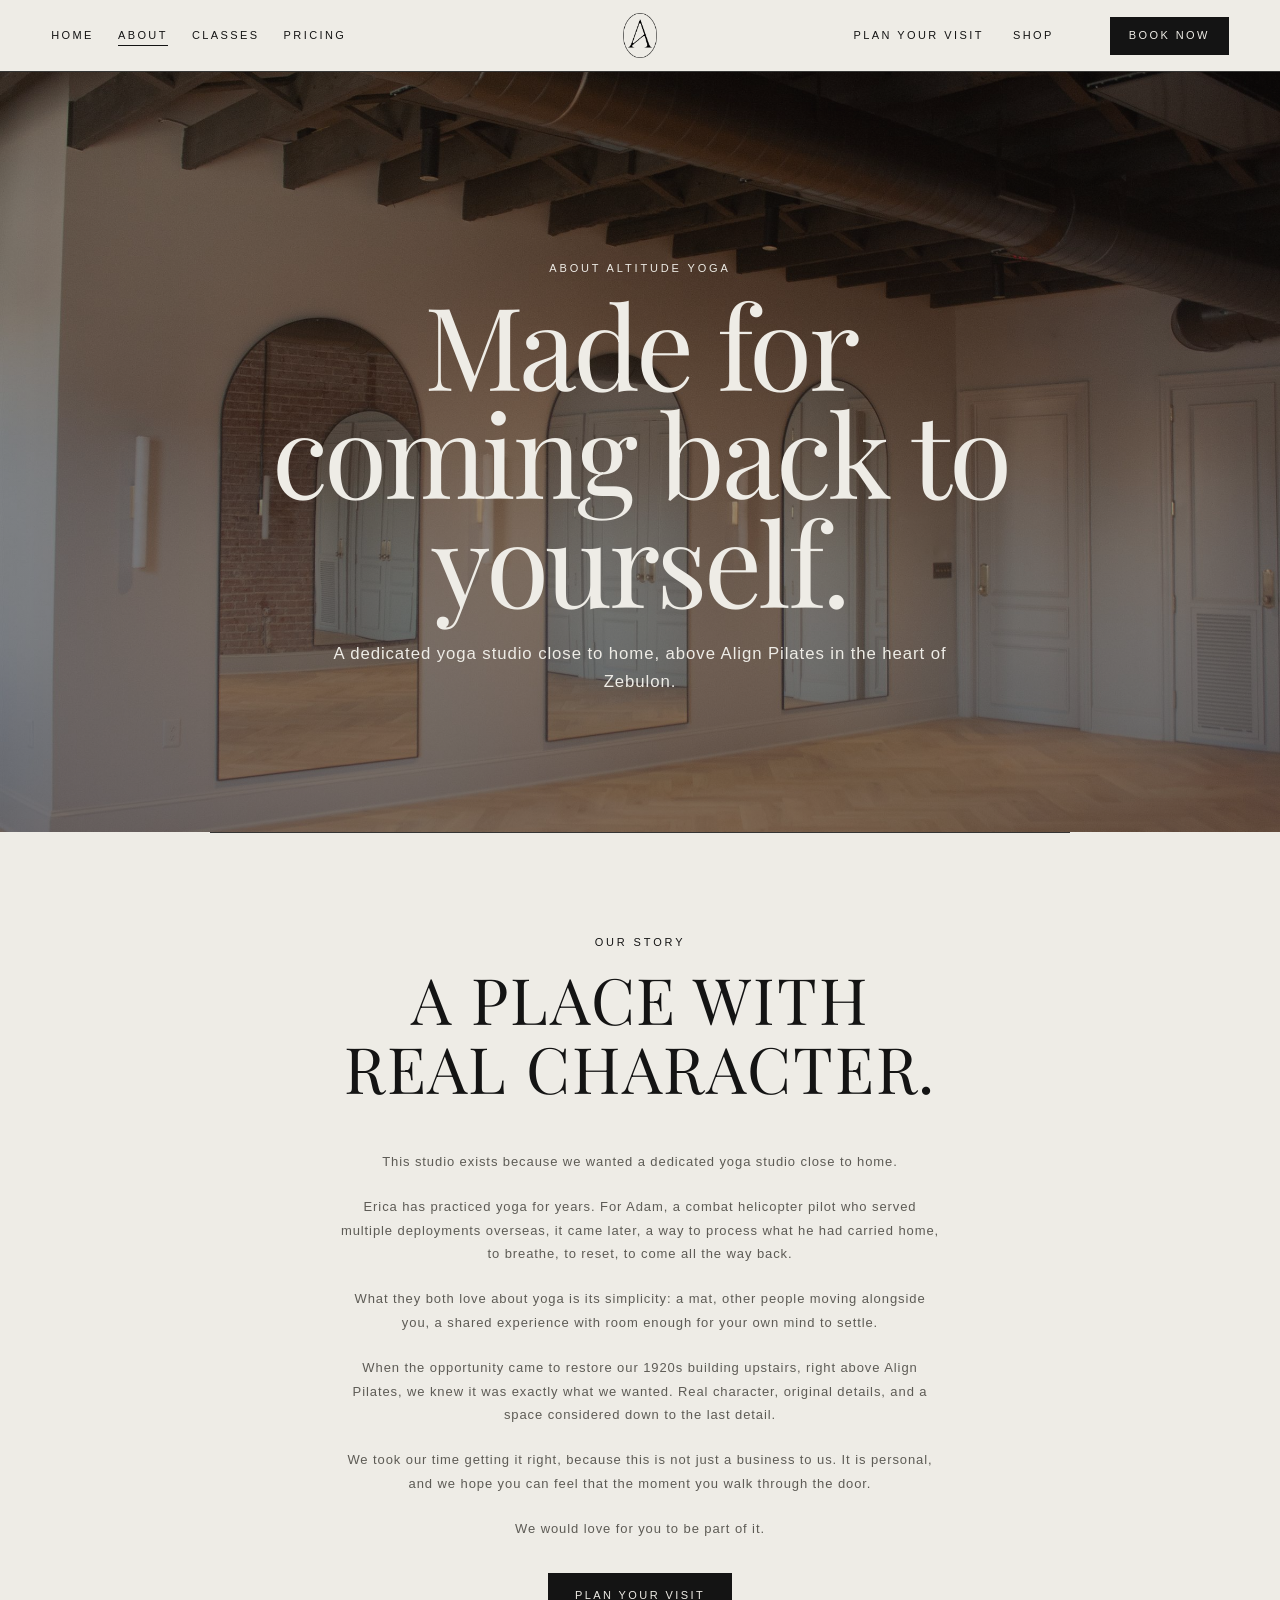
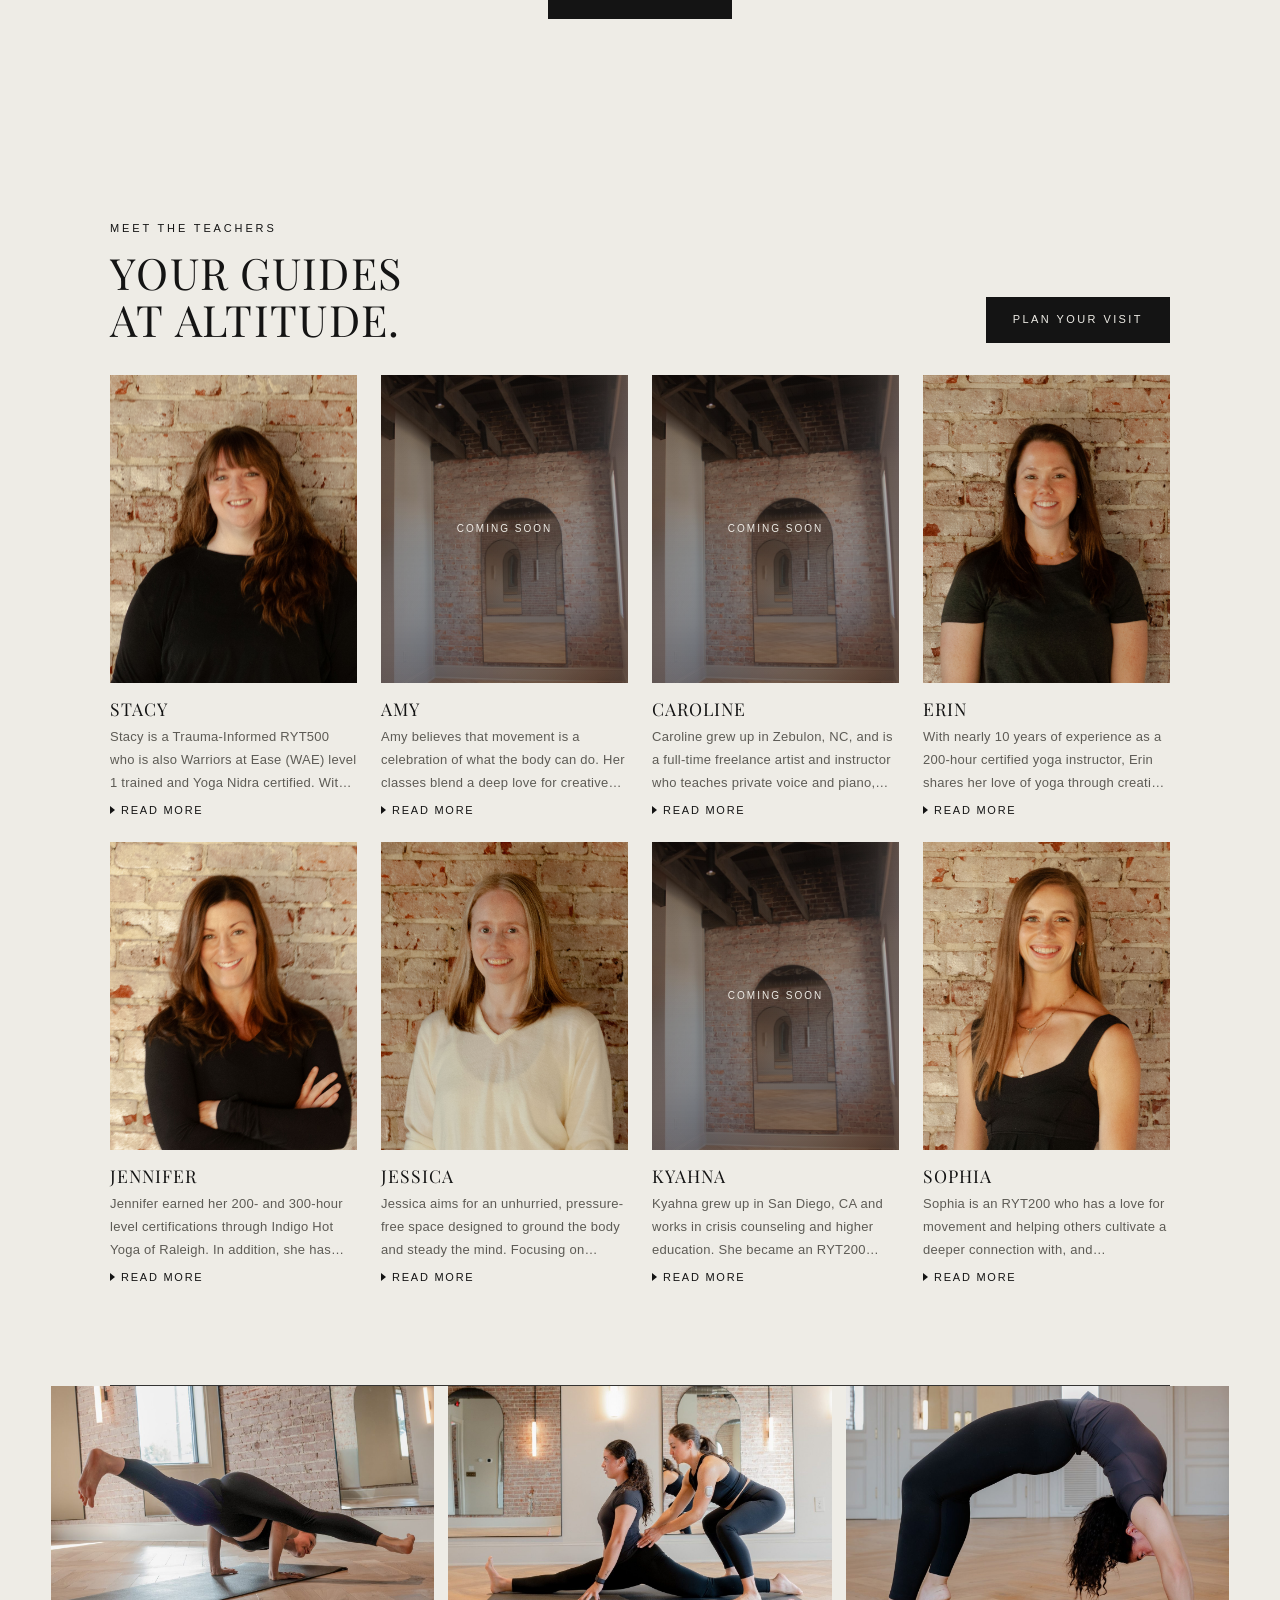
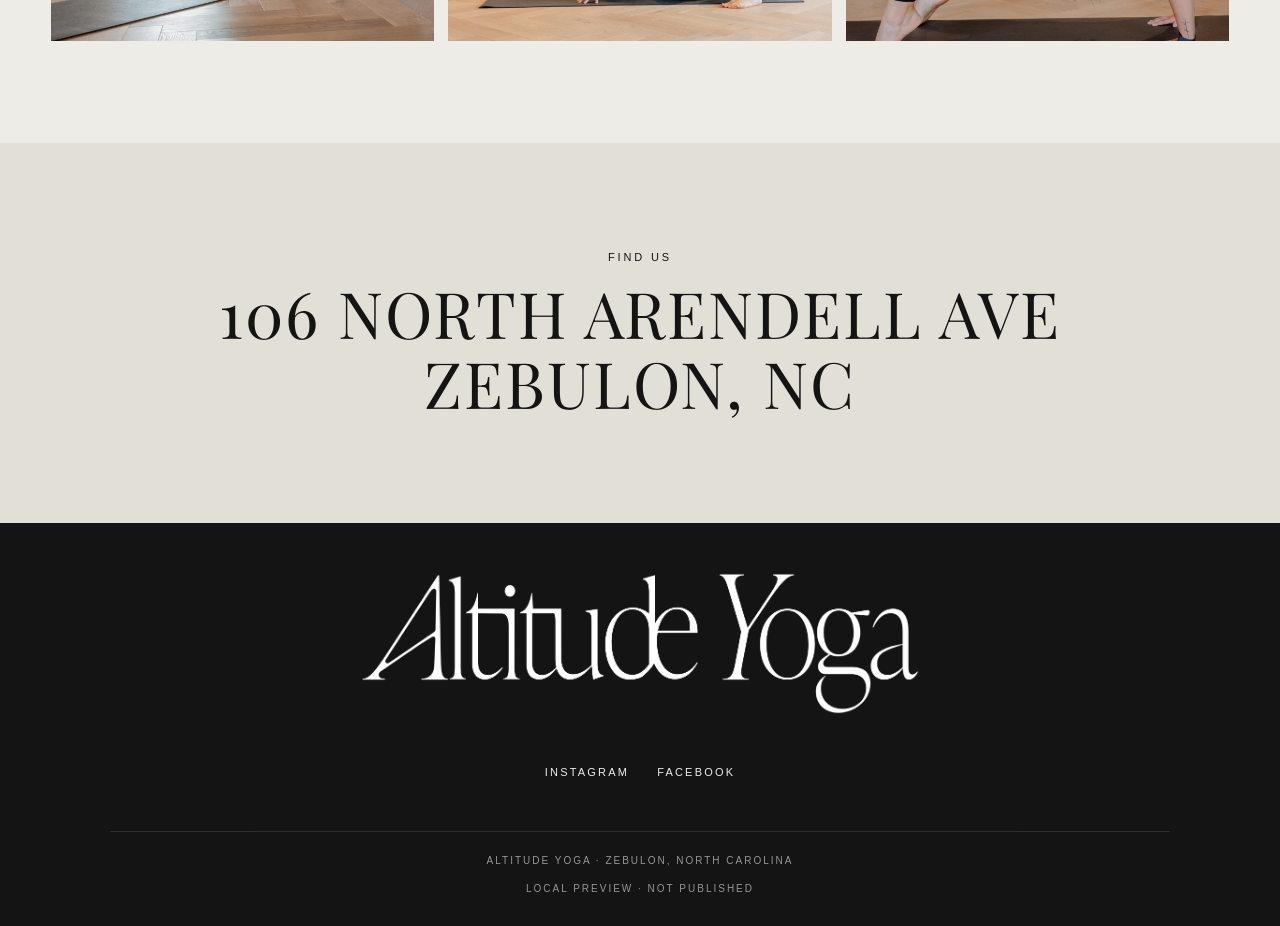
<file: 03-build/about.html>
<!doctype html>
<html lang="en">
  <head>
    <meta charset="UTF-8" />
    <meta name="viewport" content="width=device-width, initial-scale=1.0" />
    <meta name="description" content="Learn the story behind Altitude Yoga, a dedicated yoga studio above Align Pilates in Zebulon, NC." />
    <title>About Altitude Yoga | Zebulon, NC</title>
    <link rel="stylesheet" href="https://fonts.googleapis.com/css2?family=Playfair+Display:wght@400;500&display=swap" />
    <link rel="stylesheet" href="styles.css" />
    <script src="script.js" defer></script>
  </head>
  <body class="about-page">
    <header class="site-header">
      <nav class="nav-desktop" aria-label="Primary">
        <a href="index.html">Home</a><a class="is-active" href="about.html">About</a><a href="plan-your-visit.html#classes">Classes</a><a href="pricing.html">Pricing</a><a href="plan-your-visit.html">Plan your visit</a><a href="https://www.shop.altitude.yoga" target="_blank" rel="noopener">Shop</a>
      </nav>
      <a class="header-oval" href="index.html" aria-label="Altitude Yoga home"><img src="assets/altitude-oval.png" alt="" width="1820" height="2460" /></a>
      <div class="header-actions"><a class="btn btn-solid btn-small" href="https://get.mndbdy.ly/mBLZj3Mfx7b" target="_blank" rel="noopener">Book now</a><button class="menu-btn" type="button" aria-label="Open menu" aria-expanded="false" aria-controls="mobile-menu"><span></span><span></span></button></div>
    </header>
    <div class="mobile-menu" id="mobile-menu" hidden>
      <nav aria-label="Mobile"><a href="index.html">Home</a><a href="about.html">About</a><a href="plan-your-visit.html#classes">Classes</a><a href="pricing.html">Pricing</a><a href="plan-your-visit.html">Plan your visit</a><a href="https://www.shop.altitude.yoga" target="_blank" rel="noopener">Shop</a></nav>
      <div class="mobile-menu-foot"><a class="btn btn-solid" href="https://get.mndbdy.ly/mBLZj3Mfx7b" target="_blank" rel="noopener">Book now</a><img src="assets/altitude-oval.png" alt="" width="1820" height="2460" /></div>
    </div>
    <main>
      <section class="page-heading wrap"><p class="eyebrow">About Altitude Yoga</p><h1>Made for<br />coming back to yourself.</h1><p class="lead">A dedicated yoga studio close to home, above Align Pilates in the heart of Zebulon.</p></section>
      <section class="story wrap" aria-labelledby="story-title">
        <div class="story-heading"><p class="eyebrow">Our story</p><h2 id="story-title">A place with<br />real character.</h2></div>
        <div class="story-copy"><p>This studio exists because we wanted a dedicated yoga studio close to home.</p><p>Erica has practiced yoga for years. For Adam, a combat helicopter pilot who served multiple deployments overseas, it came later, a way to process what he had carried home, to breathe, to reset, to come all the way back.</p><p>What they both love about yoga is its simplicity: a mat, other people moving alongside you, a shared experience with room enough for your own mind to settle.</p><p>When the opportunity came to restore our 1920s building upstairs, right above Align Pilates, we knew it was exactly what we wanted. Real character, original details, and a space considered down to the last detail.</p><p>We took our time getting it right, because this is not just a business to us. It is personal, and we hope you can feel that the moment you walk through the door.</p><p>We would love for you to be part of it.</p><a class="btn btn-solid" href="plan-your-visit.html">Plan your visit</a></div>
      </section>
      <section class="section wrap" id="teachers" aria-labelledby="teachers-title"><div class="section-top"><div><p class="eyebrow">Meet the teachers</p><h2 id="teachers-title">Your guides<br />at Altitude.</h2></div><a class="btn btn-solid" href="plan-your-visit.html">Plan your visit</a></div><div class="rail rail-4" id="teacher-list"></div></section>
      <section class="about-gallery" aria-label="Altitude Yoga studio moments"><img src="assets/studio/move-arm-balance.jpg" alt="Student holding an arm balance with both legs extended beside the brick wall" loading="lazy" /><img src="assets/studio/move-splits-assist.jpg" alt="Teacher guiding a student in the splits between the arched mirrors" loading="lazy" /><img src="assets/studio/move-wheel.jpg" alt="Student lifting into wheel pose on the mat" loading="lazy" /></section>
      <section class="location-band" aria-labelledby="location-title"><div><p class="eyebrow">Find us</p><h2 id="location-title">106 North Arendell Ave<br />Zebulon, NC</h2></div></section>
    </main>
    <footer class="site-footer"><img class="footer-wordmark" src="assets/altitude-wordmark.png" alt="Altitude Yoga" width="2390" height="609" /><p class="footer-social"><a href="https://www.instagram.com/altitude_yoga_nc/" target="_blank" rel="noopener">Instagram</a><a href="https://www.facebook.com/share/1F29ZhQ2dJ/" target="_blank" rel="noopener">Facebook</a></p><p class="footer-copy">Altitude Yoga · Zebulon, North Carolina</p><p class="footer-version"><!--site-version-->Local preview · not published<!--/site-version--></p></footer>
  </body>
</html>
</file>
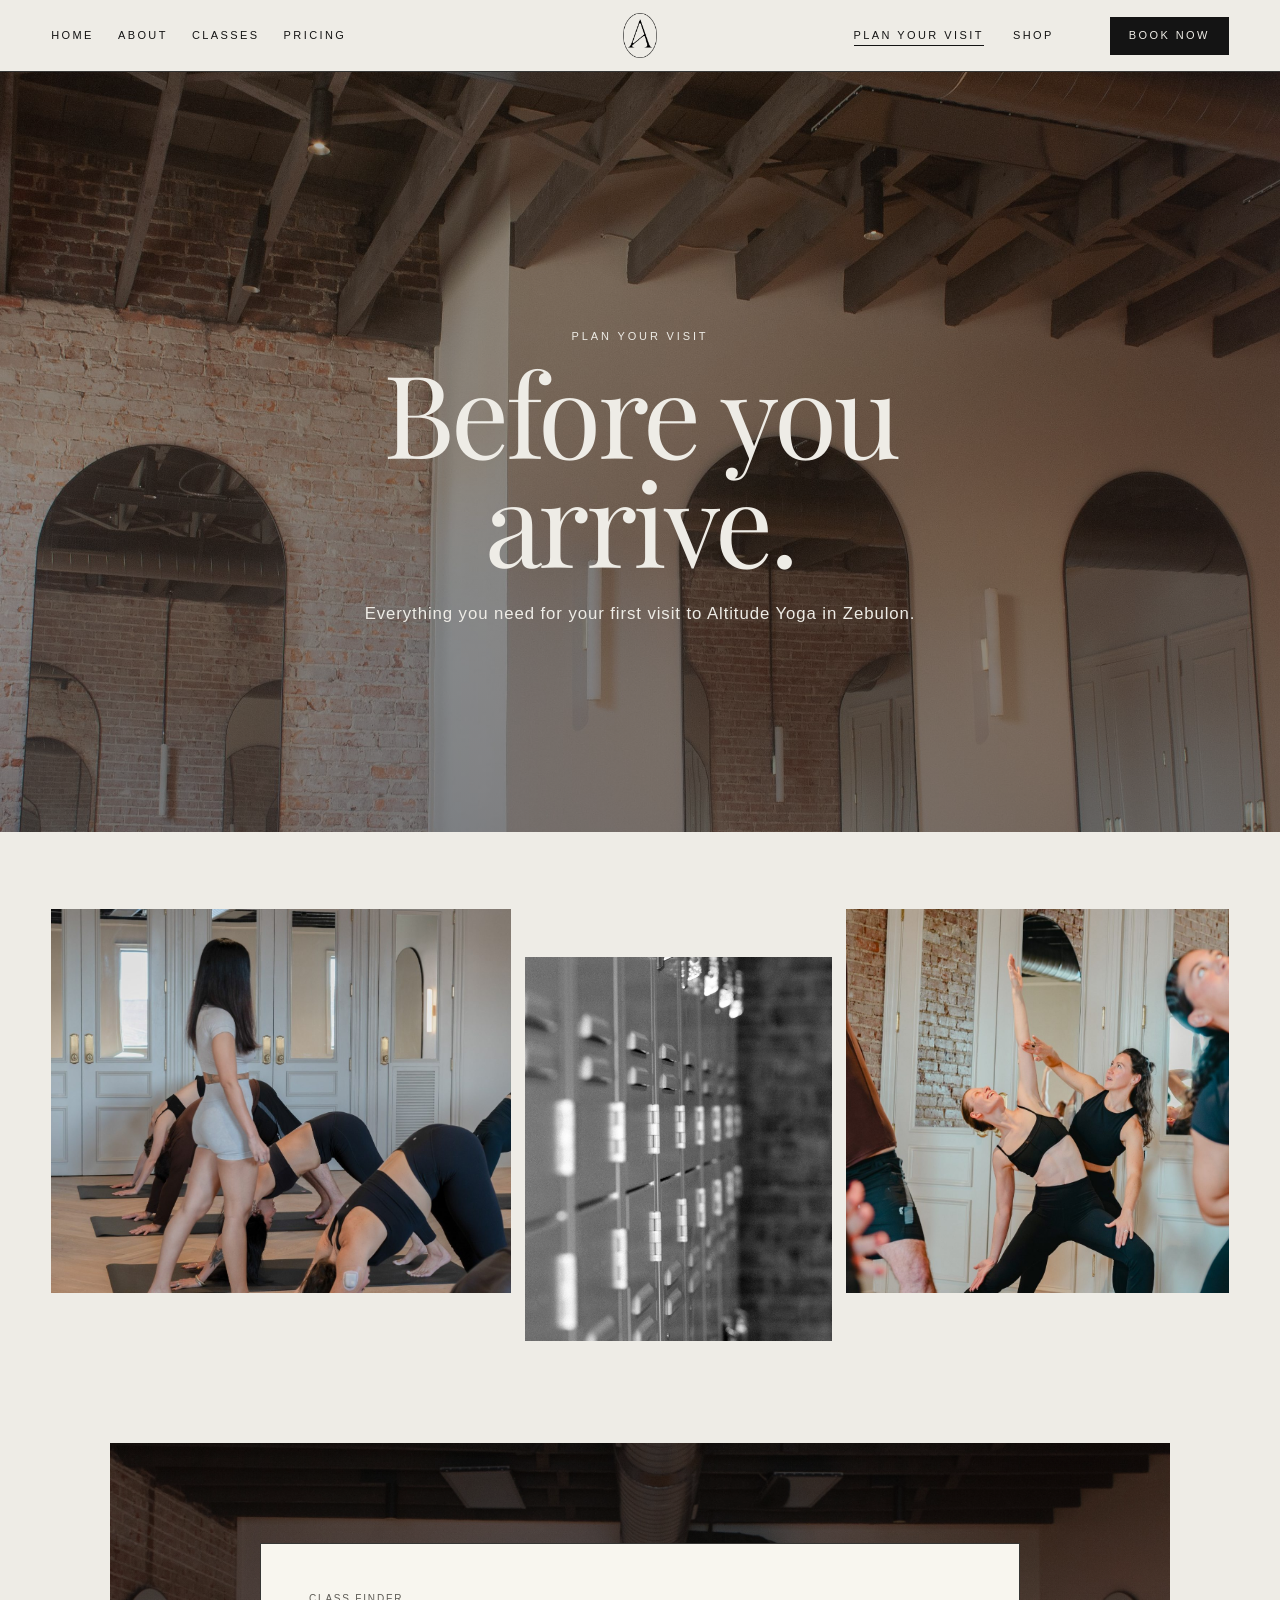
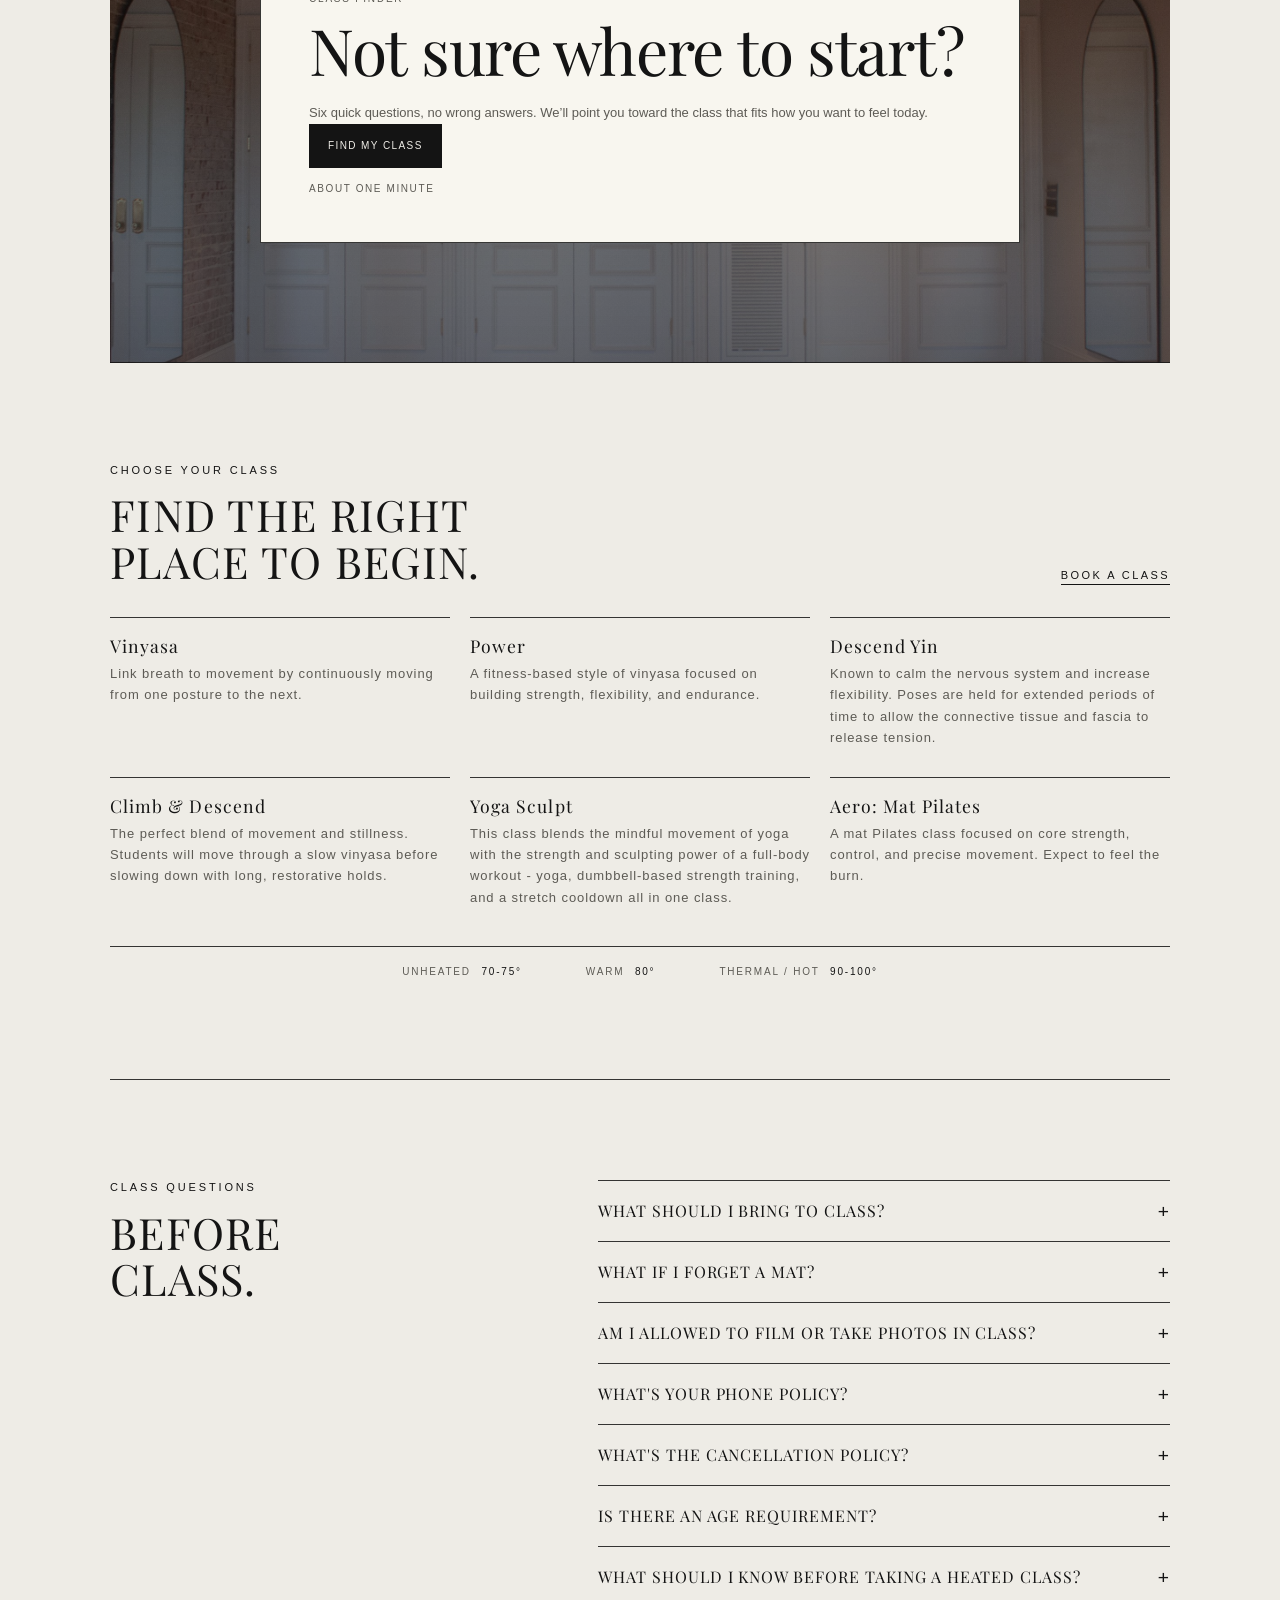
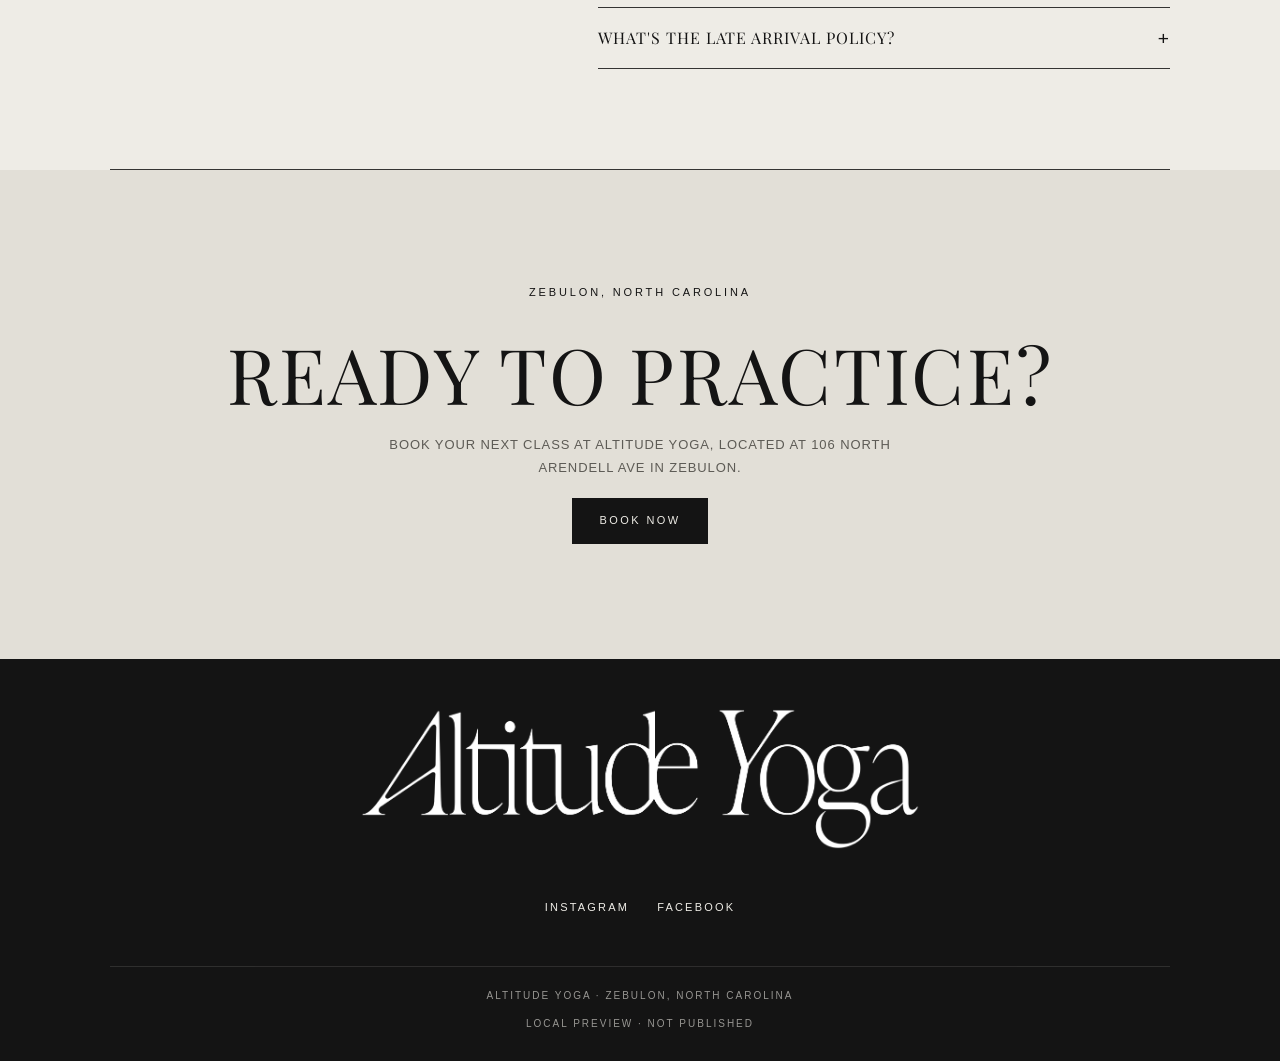
<file: 03-build/plan-your-visit.html>
<!doctype html>
<html lang="en">
  <head>
    <meta charset="UTF-8" />
    <meta name="viewport" content="width=device-width, initial-scale=1.0" />
    <meta name="description" content="Plan your visit to Altitude Yoga at 106 North Arendell Ave in Zebulon, NC. Explore class types, class FAQs, policies, photos, and arrival information." />
    <title>Plan Your Visit | Altitude Yoga in Zebulon, NC</title>
    <link rel="stylesheet" href="https://fonts.googleapis.com/css2?family=Playfair+Display:wght@400;500&display=swap" />
    <link rel="stylesheet" href="styles.css" />
    <script src="script.js" defer></script>
    <script src="../class-quiz.js" defer></script>
  </head>
  <body class="plan-page">
    <header class="site-header"><nav class="nav-desktop" aria-label="Primary"><a href="index.html">Home</a><a href="about.html">About</a><a href="plan-your-visit.html#classes">Classes</a><a href="pricing.html">Pricing</a><a class="is-active" href="plan-your-visit.html">Plan your visit</a><a href="https://www.shop.altitude.yoga" target="_blank" rel="noopener">Shop</a></nav><a class="header-oval" href="index.html" aria-label="Altitude Yoga home"><img src="assets/altitude-oval.png" alt="" width="1820" height="2460" /></a><div class="header-actions"><a class="btn btn-solid btn-small" href="https://get.mndbdy.ly/mBLZj3Mfx7b" target="_blank" rel="noopener">Book now</a><button class="menu-btn" type="button" aria-label="Open menu" aria-expanded="false" aria-controls="mobile-menu"><span></span><span></span></button></div></header>
    <div class="mobile-menu" id="mobile-menu" hidden><nav aria-label="Mobile"><a href="index.html">Home</a><a href="about.html">About</a><a href="plan-your-visit.html#classes">Classes</a><a href="pricing.html">Pricing</a><a href="plan-your-visit.html">Plan your visit</a><a href="https://www.shop.altitude.yoga" target="_blank" rel="noopener">Shop</a></nav><div class="mobile-menu-foot"><a class="btn btn-solid" href="https://get.mndbdy.ly/mBLZj3Mfx7b" target="_blank" rel="noopener">Book now</a><img src="assets/altitude-oval.png" alt="" width="1820" height="2460" /></div></div>
    <main>
      <section class="page-heading wrap"><p class="eyebrow">Plan your visit</p><h1>Before you<br />arrive.</h1><p class="lead">Everything you need for your first visit to Altitude Yoga in Zebulon.</p></section>
      <section class="visit-gallery" aria-label="A look inside the practice"><img src="assets/studio/move-down-dog-class.jpg" alt="Teacher walking the room as the class holds downward dog" loading="lazy" /><img src="assets/studio/studio-lockers.jpg" alt="Row of lockers for your belongings" loading="lazy" /><img src="assets/studio/move-reverse-warrior-assist.jpg" alt="Teacher guiding a student into reverse warrior" loading="lazy" /></section>
      <section class="section wrap quiz-section" aria-label="Class finder"><div id="class-quiz"></div></section>
      <section class="section wrap" id="classes" aria-labelledby="class-guide-title"><div class="section-top"><div><p class="eyebrow">Choose your class</p><h2 id="class-guide-title">Find the right<br />place to begin.</h2></div><a class="link" href="https://get.mndbdy.ly/mBLZj3Mfx7b" target="_blank" rel="noopener">Book a class</a></div><div class="planner-classes"><article><h3>Vinyasa</h3><p>Link breath to movement by continuously moving from one posture to the next.</p></article><article><h3>Power</h3><p>A fitness-based style of vinyasa focused on building strength, flexibility, and endurance.</p></article><article><h3>Descend Yin</h3><p>Known to calm the nervous system and increase flexibility. Poses are held for extended periods of time to allow the connective tissue and fascia to release tension.</p></article><article><h3>Climb &amp; Descend</h3><p>The perfect blend of movement and stillness. Students will move through a slow vinyasa before slowing down with long, restorative holds.</p></article><article><h3>Yoga Sculpt</h3><p>This class blends the mindful movement of yoga with the strength and sculpting power of a full-body workout - yoga, dumbbell-based strength training, and a stretch cooldown all in one class.</p></article><article><h3>Aero: Mat Pilates</h3><p>A mat Pilates class focused on core strength, control, and precise movement. Expect to feel the burn.</p></article></div><div class="temperature-note" aria-label="Class temperatures"><span>Unheated <strong>70-75&deg;</strong></span><span>Warm <strong>80&deg;</strong></span><span>Thermal / Hot <strong>90-100&deg;</strong></span></div></section>
      <section class="section wrap split" aria-labelledby="faq-title"><div><p class="eyebrow">Class questions</p><h2 id="faq-title">Before<br />class.</h2></div><div class="faq-list"><details><summary>What should I bring to class?</summary><p>A mat and water.</p></details><details><summary>What if I forget a mat?</summary><p>We have complimentary loaner mats on hand.</p></details><details><summary>Am I allowed to film or take photos in class?</summary><p>Filming is never allowed except with explicit permission from studio staff. You're welcome to take photos before or after class, as long as no other participants are visible without their permission. During class, we ask that phones are stowed away.</p></details><details><summary>What's your phone policy?</summary><p>To keep our classes safe, focused, and distraction-free, we ask that you silence your phone and leave it in a locker or cubby before class begins. This helps everyone stay present and move safely. If you have a medical reason to keep your phone with you, just let your instructor know before class begins. We're happy to accommodate.</p></details><details><summary>What's the cancellation policy?</summary><p>Cancel more than 12 hours before class for a full refund, no fee. Late cancellations (within 12 hours of class) are subject to a $12 fee. No-shows are charged $15 for members; drop-ins forfeit the full drop-in rate.</p></details><details><summary>Is there an age requirement?</summary><p>Students must be 16 or older to attend regular classes outside of designated kids' specialty classes. Minors must have a guardian attend their first class to sign a permission waiver. We reserve the right to revoke a minor's ability to attend class independently if their behavior becomes disruptive. Exceptions to this policy may be considered on a case-by-case basis.</p></details><details><summary>What should I know before taking a heated class?</summary><p>Heated classes involve higher temperatures and increased sweat loss. We recommend consulting your physician before attending if you have high or low blood pressure, diabetes, heart disease, a history of heat stroke, heat intolerance, or are pregnant. Hot yoga is not recommended for individuals with MS. Stay hydrated, listen to your body, and feel free to rest in child's pose at any time during class.</p></details><details><summary>What's the late arrival policy?</summary><p>Our studio does not have a front desk, so for the safety and security of everyone inside, doors lock once class begins and late arrivals can't be admitted. Warming up properly is essential to preventing injury, and joining partway through also disrupts the focus of students already in class. Please arrive at least 10 minutes before class. Doors open 20 minutes before class starts.</p></details></div></section>
      <section class="booking-cta"><p class="eyebrow">Zebulon, North Carolina</p><h2>Ready to practice?</h2><p>Book your next class at Altitude Yoga, located at 106 North Arendell Ave in Zebulon.</p><a class="btn btn-light" href="https://get.mndbdy.ly/mBLZj3Mfx7b" target="_blank" rel="noopener">Book now</a></section>
    </main>
    <footer class="site-footer"><img class="footer-wordmark" src="assets/altitude-wordmark.png" alt="Altitude Yoga" width="2390" height="609" /><p class="footer-social"><a href="https://www.instagram.com/altitude_yoga_nc/" target="_blank" rel="noopener">Instagram</a><a href="https://www.facebook.com/share/1F29ZhQ2dJ/" target="_blank" rel="noopener">Facebook</a></p><p class="footer-copy">Altitude Yoga · Zebulon, North Carolina</p><p class="footer-version"><!--site-version-->Local preview · not published<!--/site-version--></p></footer>
  </body>
</html>
</file>
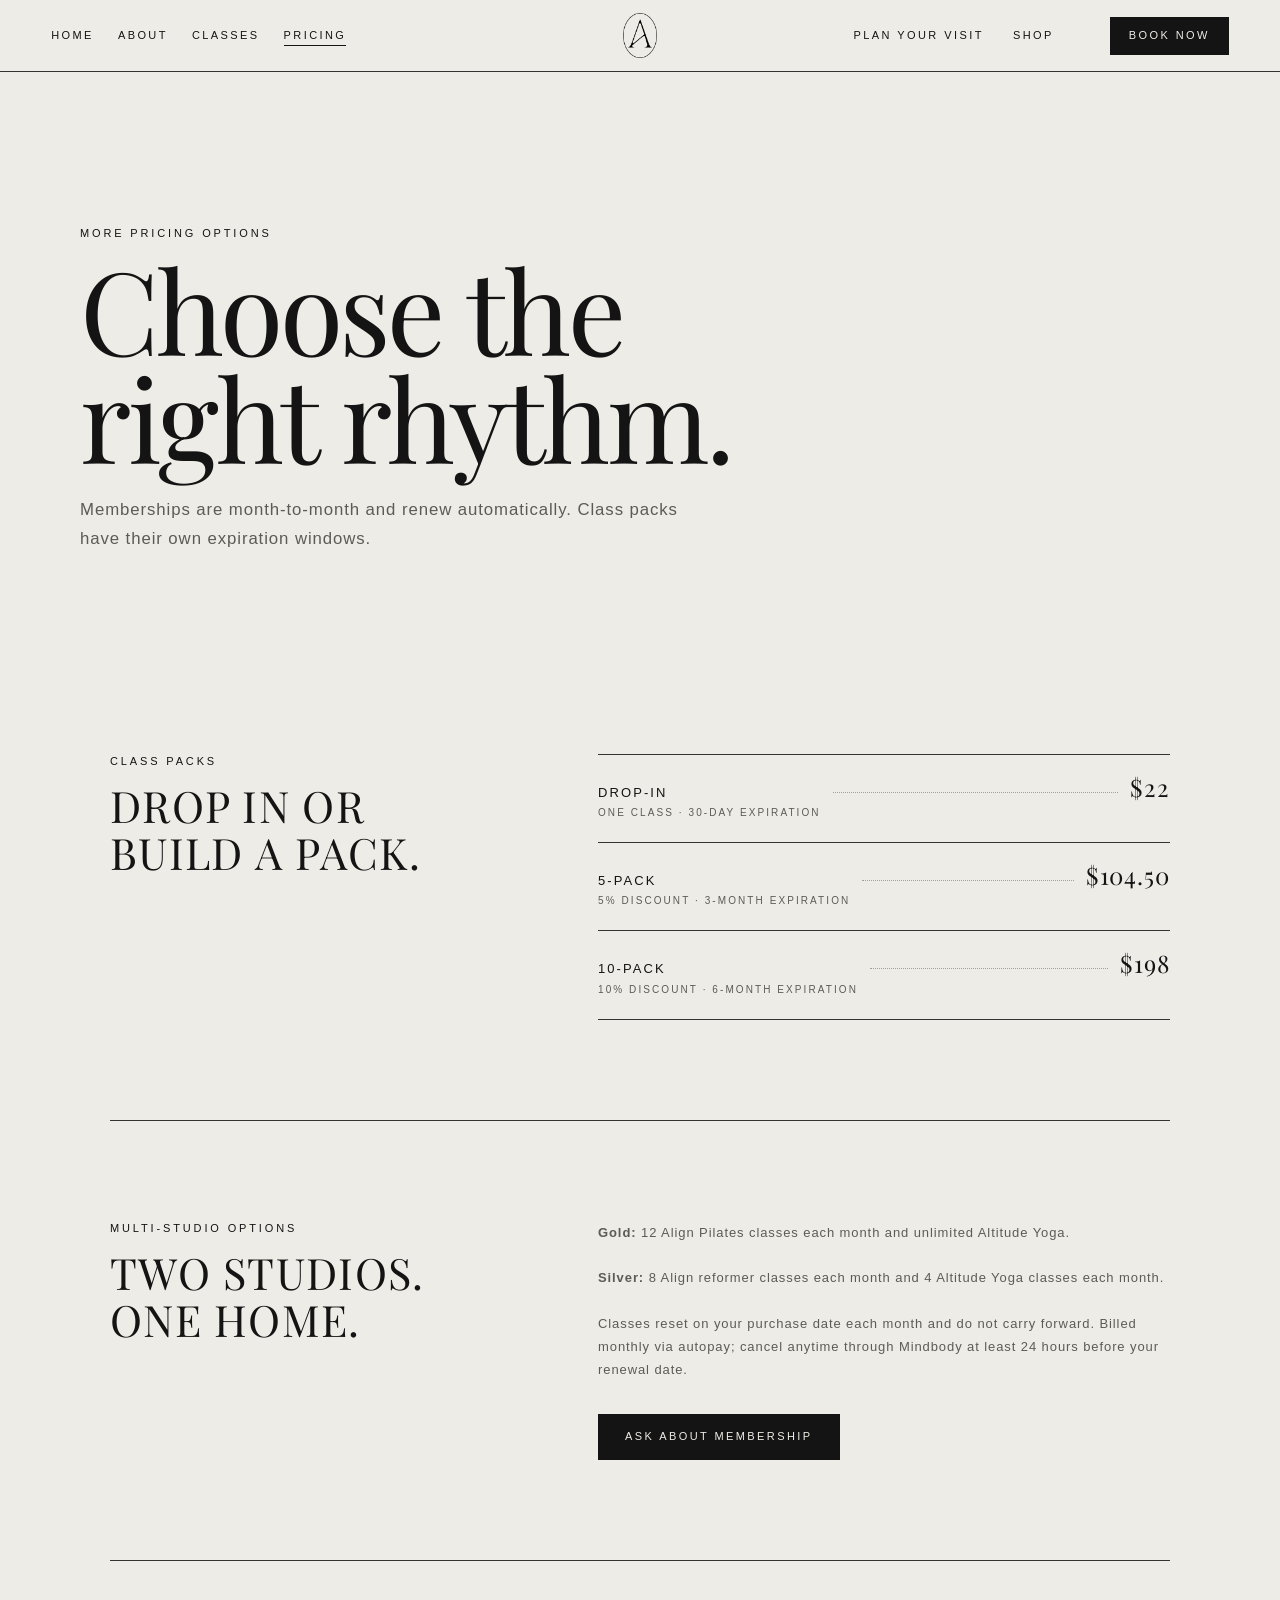
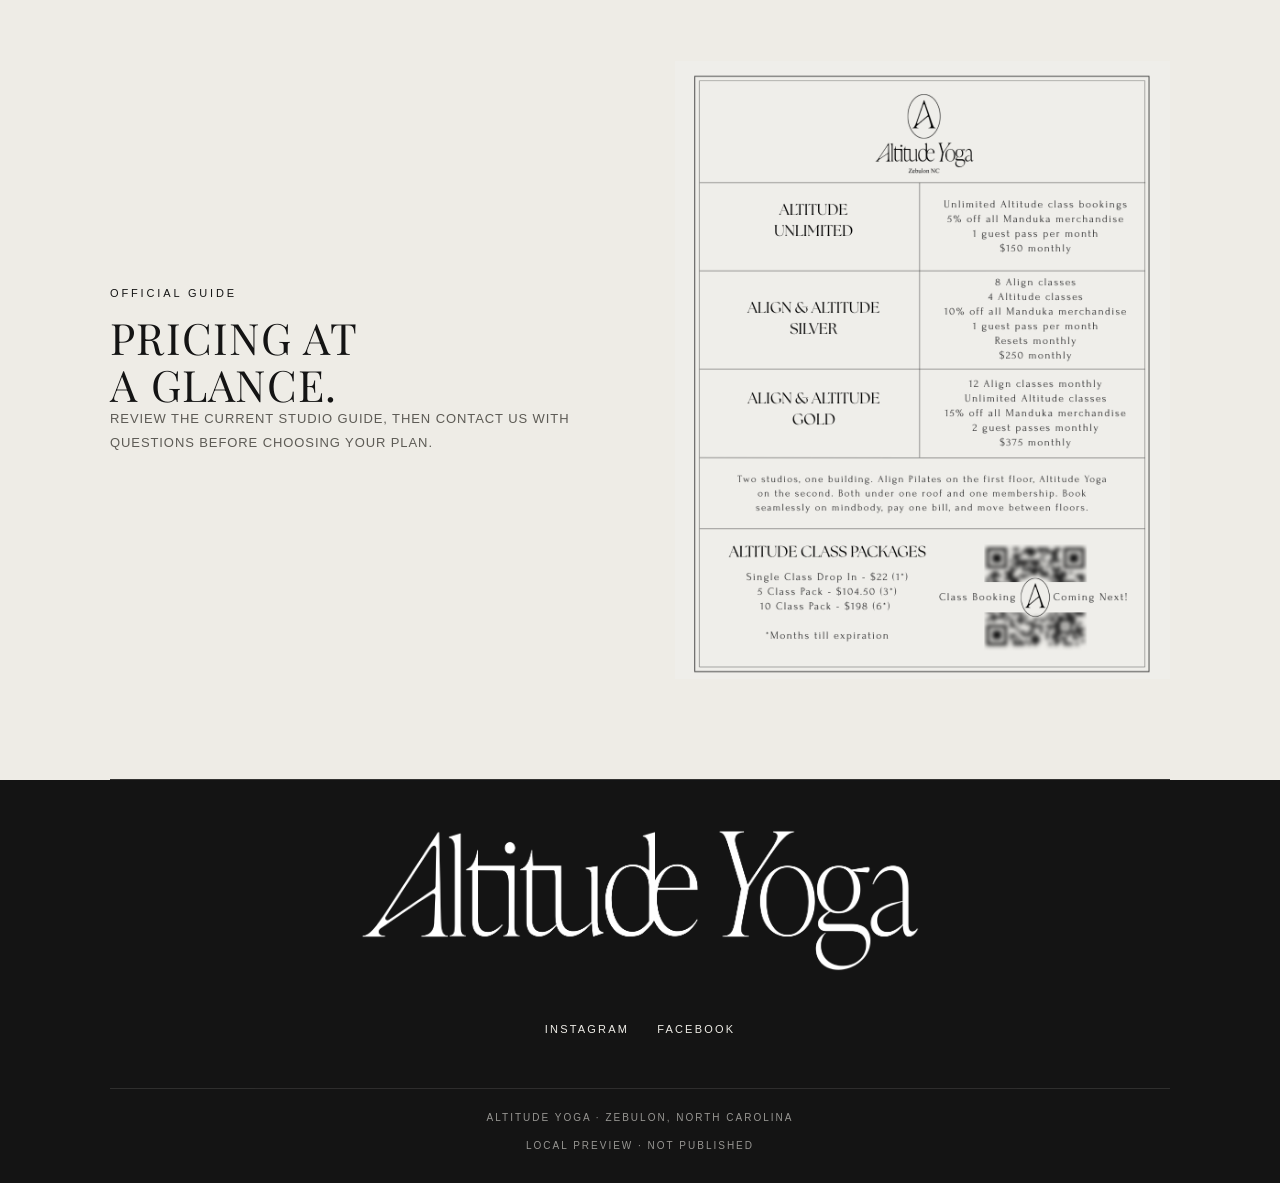
<file: 03-build/pricing-options.html>
<!doctype html>
<html lang="en">
  <head>
    <meta charset="UTF-8" />
    <meta name="viewport" content="width=device-width, initial-scale=1.0" />
    <meta name="description" content="See all Altitude Yoga memberships, class packs, and multi-studio pricing options in Zebulon, NC." />
    <title>More Pricing Options | Altitude Yoga</title>
    <link rel="stylesheet" href="https://fonts.googleapis.com/css2?family=Playfair+Display:wght@400;500&display=swap" />
    <link rel="stylesheet" href="styles.css" />
    <script src="script.js" defer></script>
  </head>
  <body>
    <header class="site-header"><nav class="nav-desktop" aria-label="Primary"><a href="index.html">Home</a><a href="about.html">About</a><a href="plan-your-visit.html#classes">Classes</a><a class="is-active" href="pricing.html">Pricing</a><a href="plan-your-visit.html">Plan your visit</a><a href="https://www.shop.altitude.yoga" target="_blank" rel="noopener">Shop</a></nav><a class="header-oval" href="index.html" aria-label="Altitude Yoga home"><img src="assets/altitude-oval.png" alt="" width="1820" height="2460" /></a><div class="header-actions"><a class="btn btn-solid btn-small" href="https://get.mndbdy.ly/mBLZj3Mfx7b" target="_blank" rel="noopener">Book now</a><button class="menu-btn" type="button" aria-label="Open menu" aria-expanded="false" aria-controls="mobile-menu"><span></span><span></span></button></div></header>
    <div class="mobile-menu" id="mobile-menu" hidden><nav aria-label="Mobile"><a href="index.html">Home</a><a href="about.html">About</a><a href="plan-your-visit.html#classes">Classes</a><a href="pricing.html">Pricing</a><a href="plan-your-visit.html">Plan your visit</a><a href="https://www.shop.altitude.yoga" target="_blank" rel="noopener">Shop</a></nav><div class="mobile-menu-foot"><a class="btn btn-solid" href="https://get.mndbdy.ly/mBLZj3Mfx7b" target="_blank" rel="noopener">Book now</a><img src="assets/altitude-oval.png" alt="" width="1820" height="2460" /></div></div>
    <main><section class="page-heading wrap"><p class="eyebrow">More pricing options</p><h1>Choose the<br />right rhythm.</h1><p class="lead">Memberships are month-to-month and renew automatically. Class packs have their own expiration windows.</p></section><section class="section wrap split" aria-labelledby="packs-title"><div><p class="eyebrow">Class packs</p><h2 id="packs-title">Drop in or<br />build a pack.</h2></div><ul class="price-list"><li><span>Drop-in <small>One class · 30-day expiration</small></span><i></i><strong>$22</strong></li><li><span>5-pack <small>5% discount · 3-month expiration</small></span><i></i><strong>$104.50</strong></li><li><span>10-pack <small>10% discount · 6-month expiration</small></span><i></i><strong>$198</strong></li></ul></section><section class="section wrap split" aria-labelledby="studio-title"><div><p class="eyebrow">Multi-studio options</p><h2 id="studio-title">Two studios.<br />One home.</h2></div><div class="story-copy"><p><strong>Gold:</strong> 12 Align Pilates classes each month and unlimited Altitude Yoga.</p><p><strong>Silver:</strong> 8 Align reformer classes each month and 4 Altitude Yoga classes each month.</p><p>Classes reset on your purchase date each month and do not carry forward. Billed monthly via autopay; cancel anytime through Mindbody at least 24 hours before your renewal date.</p><a class="btn btn-solid" href="index.html#booking">Ask about membership</a></div></section><section class="section wrap pricing-guide-layout"><div><p class="eyebrow">Official guide</p><h2>Pricing at<br />a glance.</h2><p class="muted">Review the current studio guide, then contact us with questions before choosing your plan.</p></div><img class="pricing-guide-full" src="assets/altitude-pricing-guide.png" alt="Official Altitude Yoga pricing guide" loading="lazy" /></section></main>
    <footer class="site-footer"><img class="footer-wordmark" src="assets/altitude-wordmark.png" alt="Altitude Yoga" width="2390" height="609" /><p class="footer-social"><a href="https://www.instagram.com/altitude_yoga_nc/" target="_blank" rel="noopener">Instagram</a><a href="https://www.facebook.com/share/1F29ZhQ2dJ/" target="_blank" rel="noopener">Facebook</a></p><p class="footer-copy">Altitude Yoga · Zebulon, North Carolina</p><p class="footer-version"><!--site-version-->Local preview · not published<!--/site-version--></p></footer>
  </body>
</html>
</file>
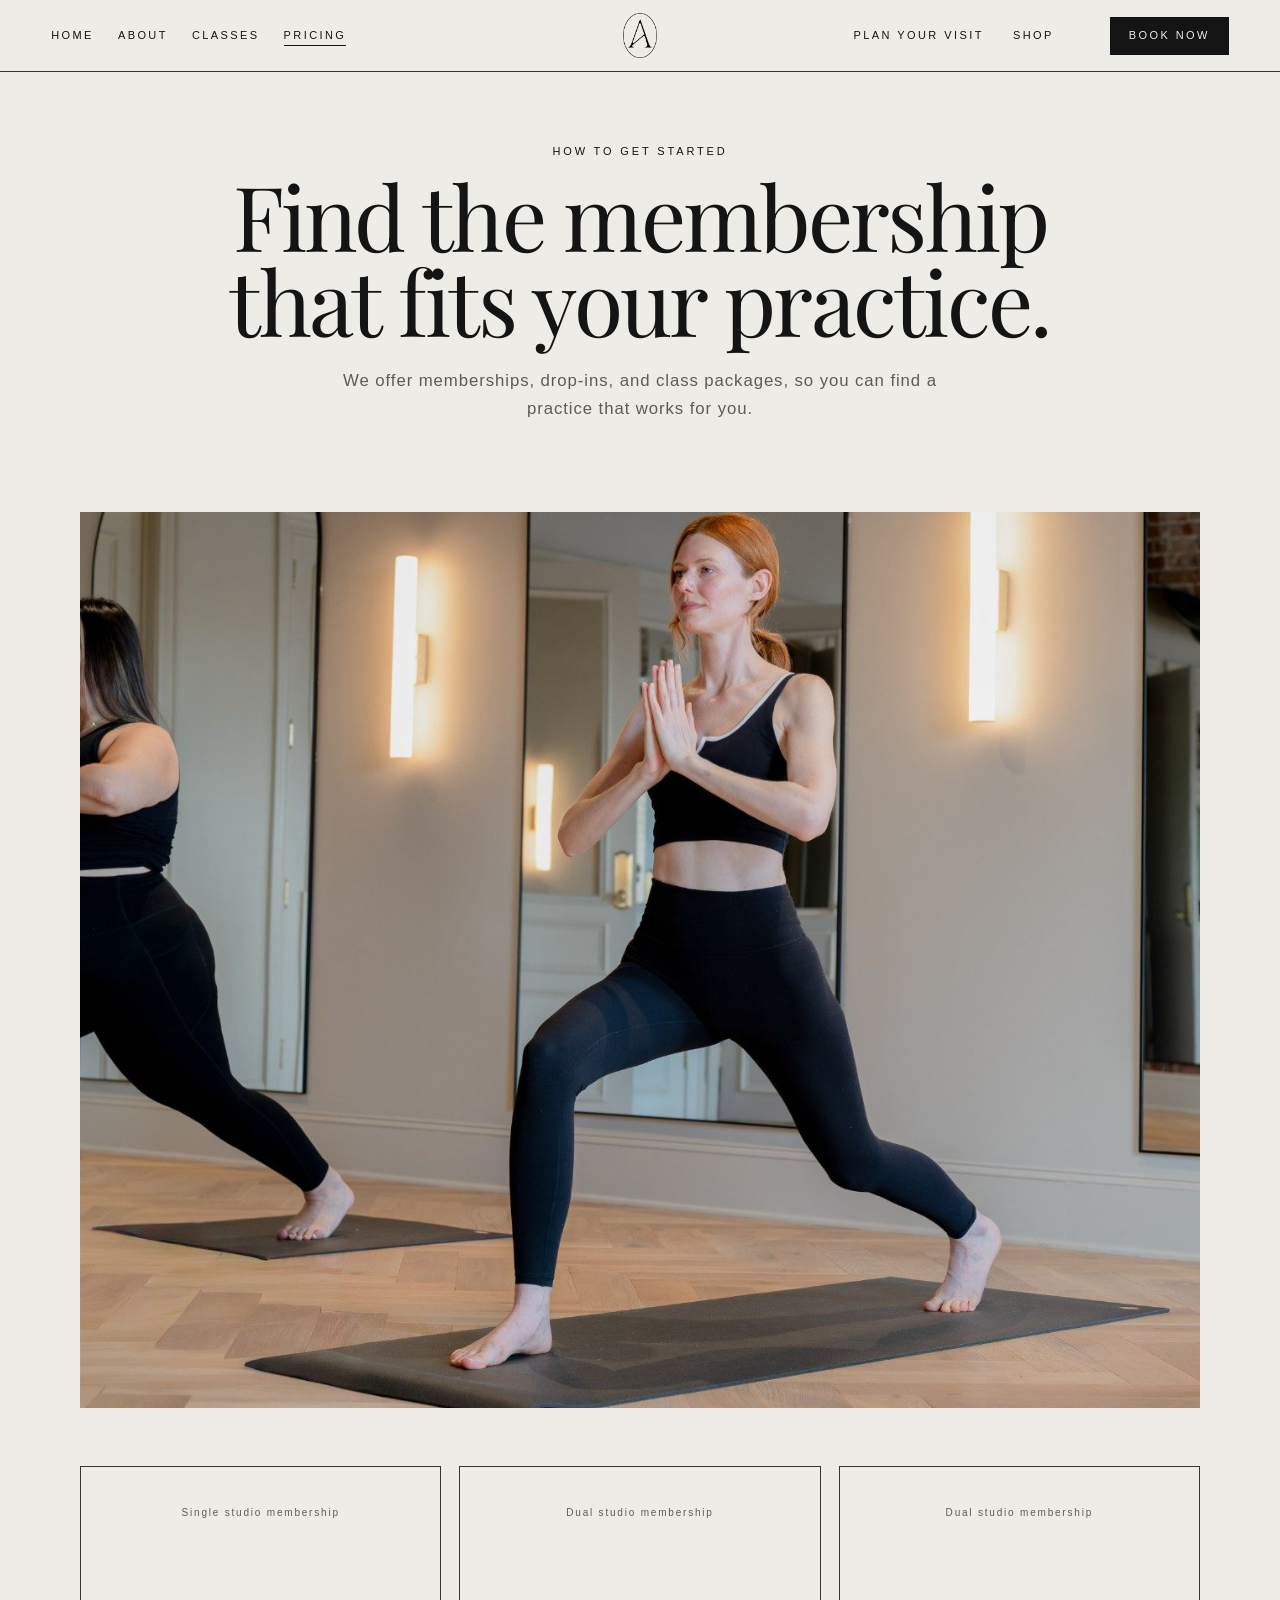
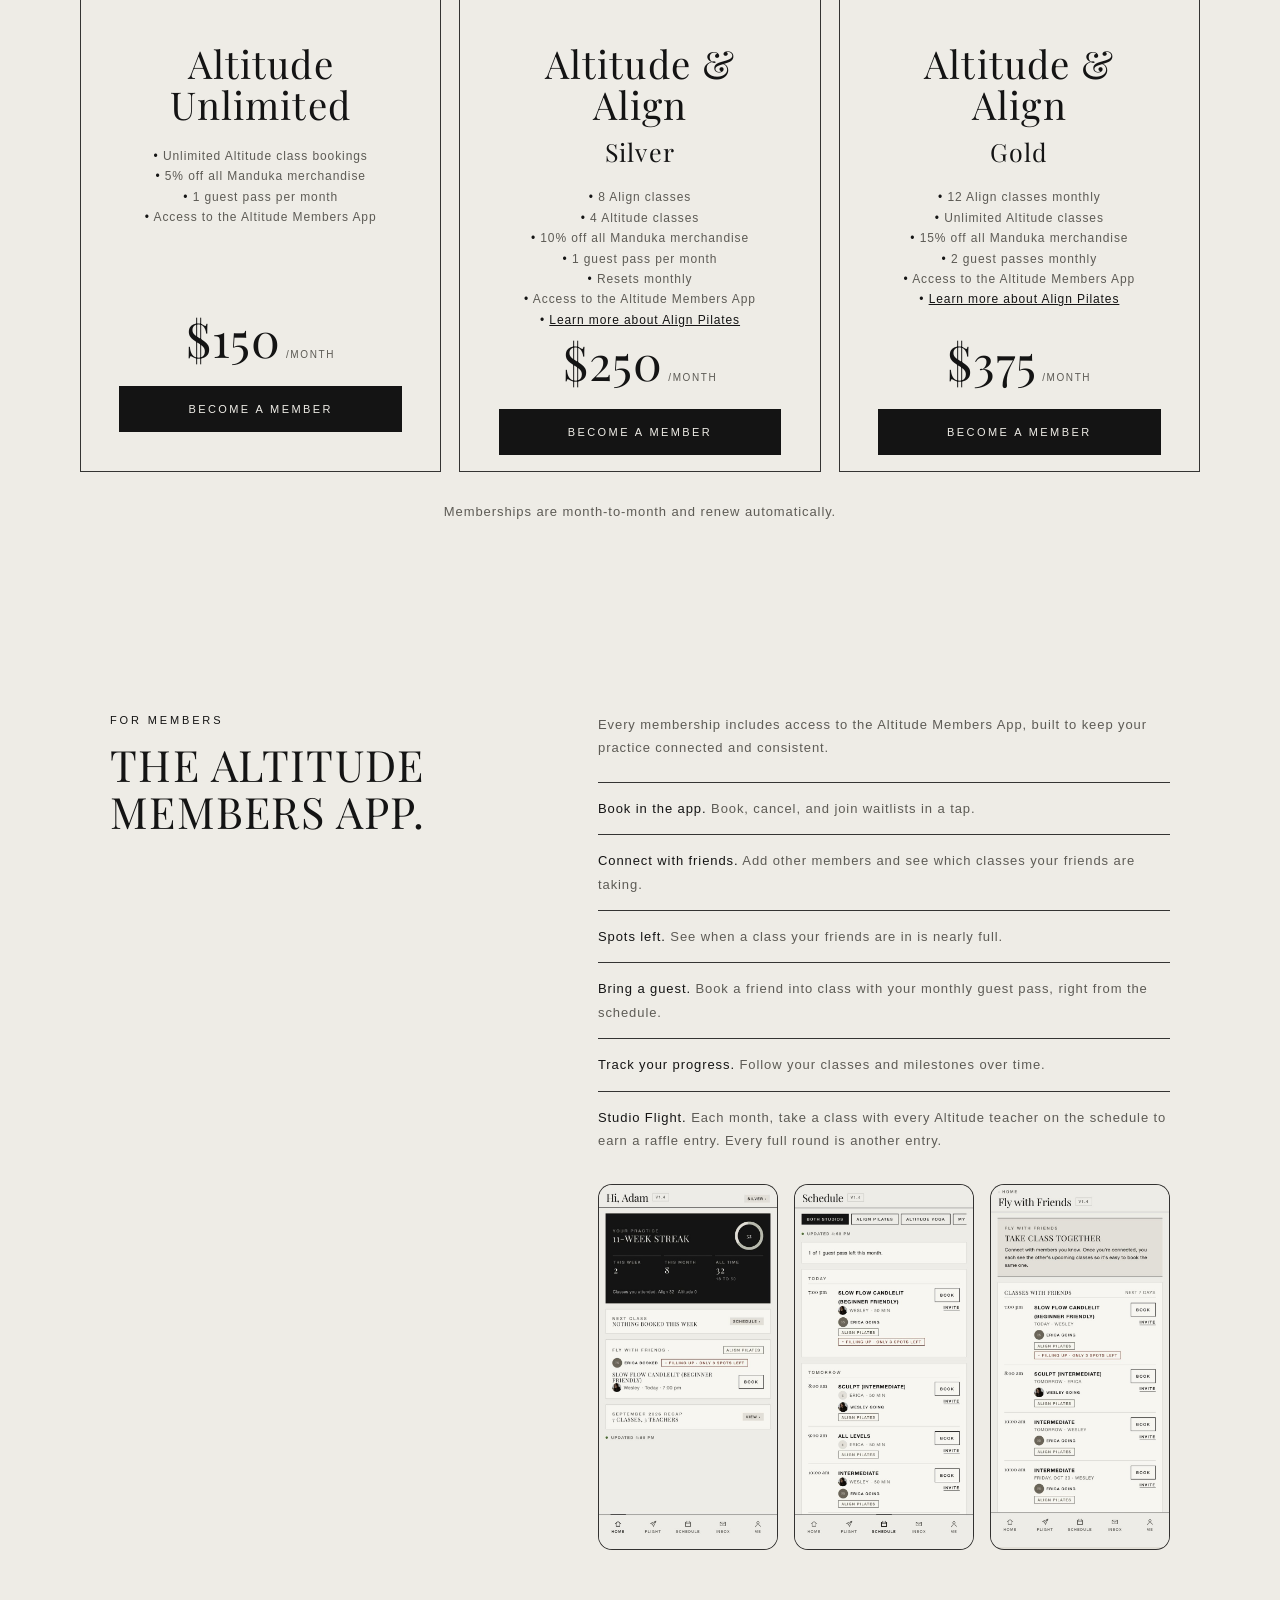
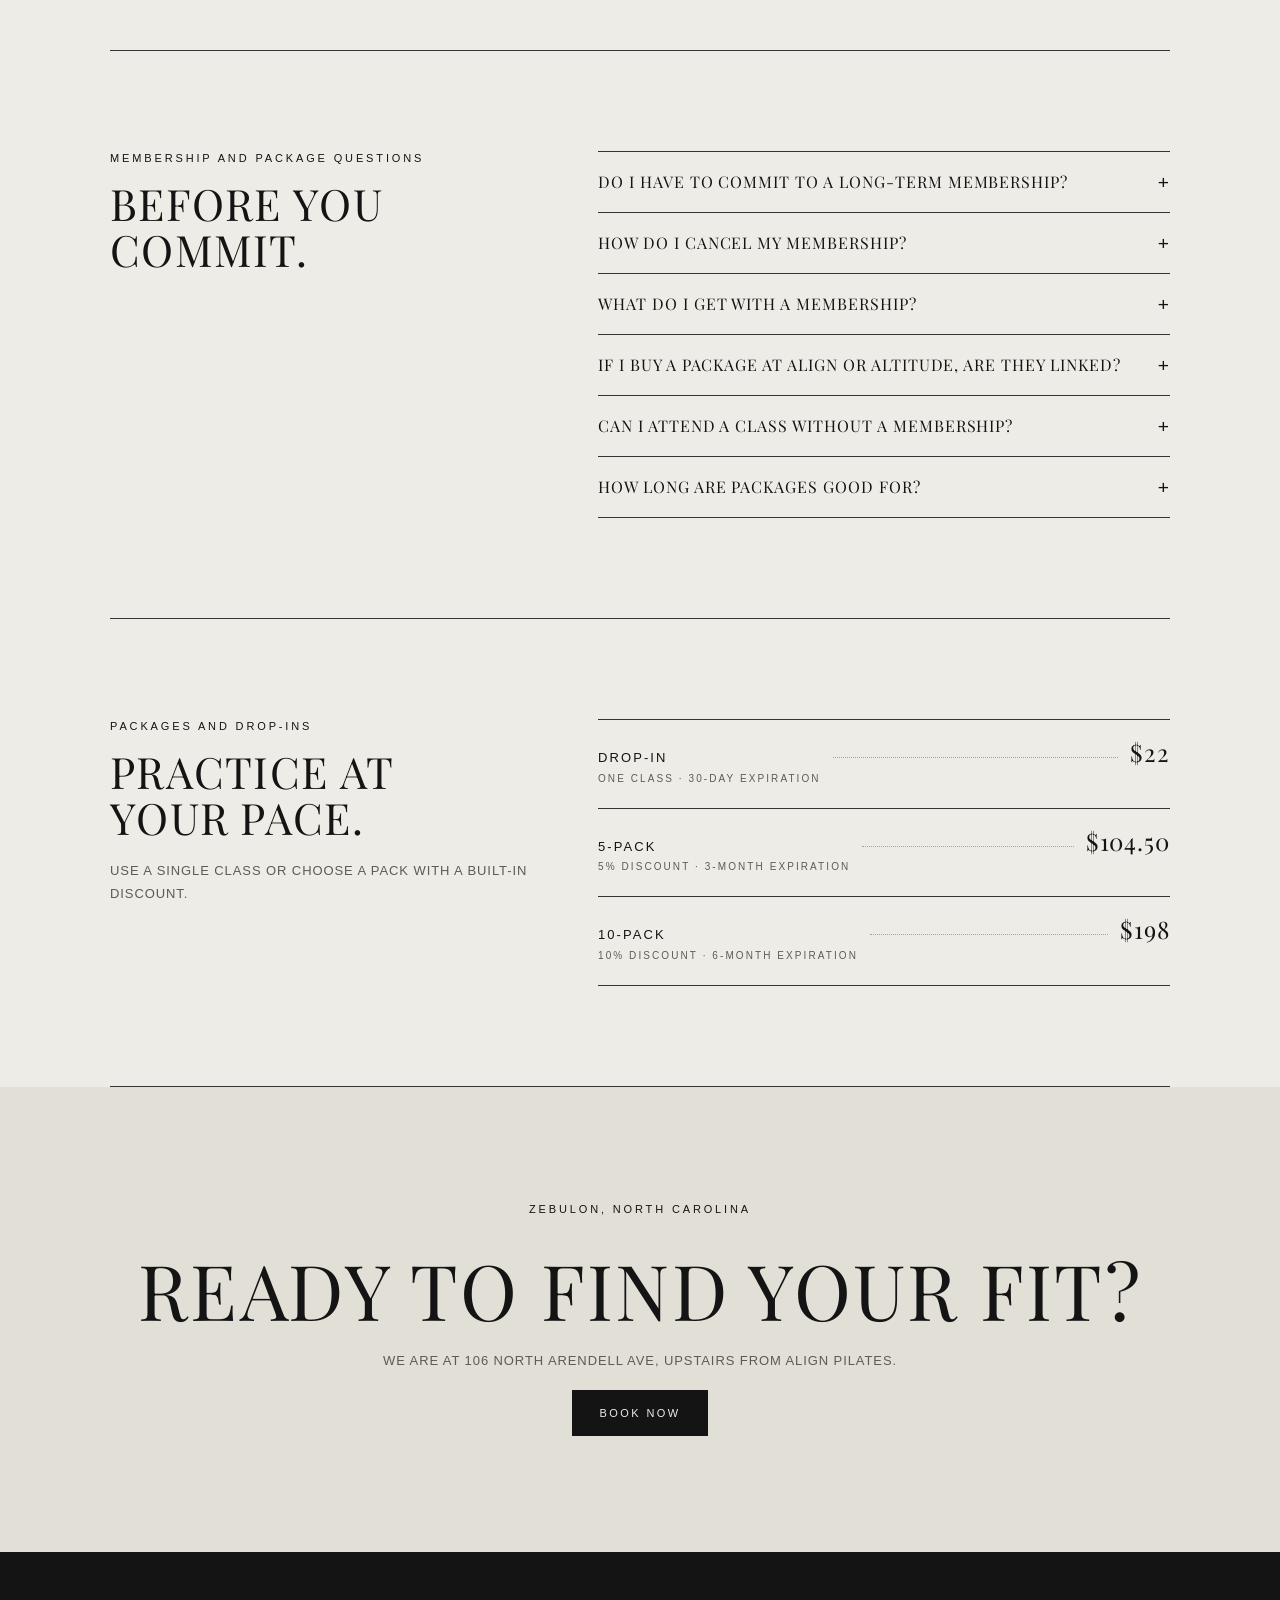
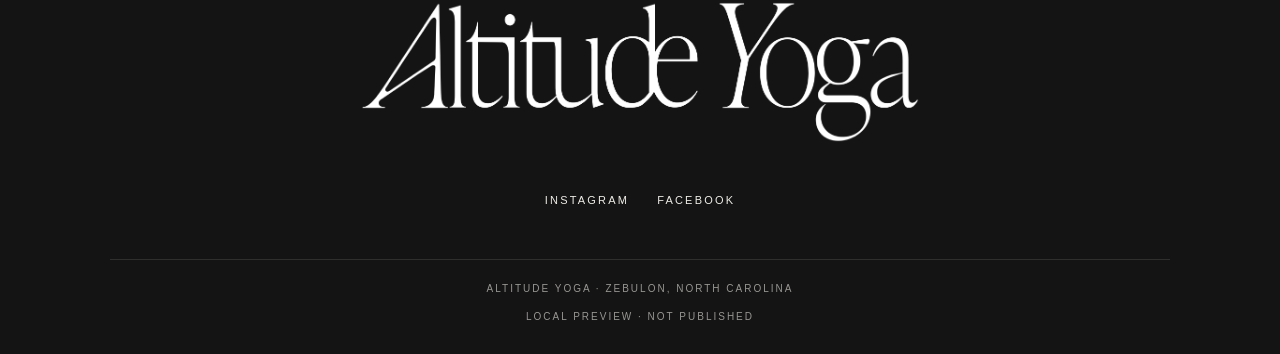
<file: 03-build/pricing.html>
<!doctype html>
<html lang="en">
  <head>
    <meta charset="UTF-8" />
    <meta name="viewport" content="width=device-width, initial-scale=1.0" />
    <meta name="description" content="Explore Altitude Yoga memberships in Zebulon, NC, including Altitude Unlimited and the Align &amp; Altitude Silver and Gold memberships." />
    <title>Yoga Memberships | Altitude Yoga in Zebulon, NC</title>
    <link rel="stylesheet" href="https://fonts.googleapis.com/css2?family=Playfair+Display:wght@400;500&display=swap" />
    <link rel="stylesheet" href="styles.css" />
    <script src="script.js" defer></script>
  </head>
  <body>
    <header class="site-header"><nav class="nav-desktop" aria-label="Primary"><a href="index.html">Home</a><a href="about.html">About</a><a href="plan-your-visit.html#classes">Classes</a><a class="is-active" href="pricing.html">Pricing</a><a href="plan-your-visit.html">Plan your visit</a><a href="https://www.shop.altitude.yoga" target="_blank" rel="noopener">Shop</a></nav><a class="header-oval" href="index.html" aria-label="Altitude Yoga home"><img src="assets/altitude-oval.png" alt="" width="1820" height="2460" /></a><div class="header-actions"><a class="btn btn-solid btn-small" href="https://get.mndbdy.ly/mBLZj3Mfx7b" target="_blank" rel="noopener">Book now</a><button class="menu-btn" type="button" aria-label="Open menu" aria-expanded="false" aria-controls="mobile-menu"><span></span><span></span></button></div></header>
    <div class="mobile-menu" id="mobile-menu" hidden><nav aria-label="Mobile"><a href="index.html">Home</a><a href="about.html">About</a><a href="plan-your-visit.html#classes">Classes</a><a href="pricing.html">Pricing</a><a href="plan-your-visit.html">Plan your visit</a><a href="https://www.shop.altitude.yoga" target="_blank" rel="noopener">Shop</a></nav><div class="mobile-menu-foot"><a class="btn btn-solid" href="https://get.mndbdy.ly/mBLZj3Mfx7b" target="_blank" rel="noopener">Book now</a><img src="assets/altitude-oval.png" alt="" width="1820" height="2460" /></div></div>
    <main>
      <section class="membership-hero wrap"><p class="eyebrow">How to get started</p><h1>Find the membership<br />that fits your practice.</h1><p class="lead">We offer memberships, drop-ins, and class packages, so you can find a practice that works for you.</p></section>
      <figure class="membership-photo wrap"><img src="assets/studio/move-lunge-heart.jpg" alt="Student in a low lunge with hands at heart between the arched mirrors at Altitude Yoga" style="object-position: center 66%" /></figure>
      <section class="membership-cards wrap" aria-label="Membership options">
        <article class="membership-card"><p class="card-num">01</p><p class="membership-type">Single studio membership</p><h2>Altitude<br />Unlimited</h2><ul class="membership-perks"><li>Unlimited Altitude class bookings</li><li>5% off all Manduka merchandise</li><li>1 guest pass per month</li><li>Access to the Altitude Members App</li></ul><strong>$150<span>/month</span></strong><a class="btn btn-solid" href="https://get.mndbdy.ly/mBLZj3Mfx7b" target="_blank" rel="noopener">Become a member</a></article>
        <article class="membership-card"><p class="card-num">02</p><p class="membership-type">Dual studio membership</p><h2>Altitude &amp; Align<br /><em>Silver</em></h2><ul class="membership-perks"><li>8 Align classes</li><li>4 Altitude classes</li><li>10% off all Manduka merchandise</li><li>1 guest pass per month</li><li>Resets monthly</li><li>Access to the Altitude Members App</li><li><a href="https://www.alignpilates.fit" target="_blank" rel="noopener">Learn more about Align Pilates</a></li></ul><strong>$250<span>/month</span></strong><a class="btn btn-solid" href="https://get.mndbdy.ly/mBLZj3Mfx7b" target="_blank" rel="noopener">Become a member</a></article>
        <article class="membership-card"><p class="card-num">03</p><p class="membership-type">Dual studio membership</p><h2>Altitude &amp; Align<br /><em>Gold</em></h2><ul class="membership-perks"><li>12 Align classes monthly</li><li>Unlimited Altitude classes</li><li>15% off all Manduka merchandise</li><li>2 guest passes monthly</li><li>Access to the Altitude Members App</li><li><a href="https://www.alignpilates.fit" target="_blank" rel="noopener">Learn more about Align Pilates</a></li></ul><strong>$375<span>/month</span></strong><a class="btn btn-solid" href="https://get.mndbdy.ly/mBLZj3Mfx7b" target="_blank" rel="noopener">Become a member</a></article>
      </section>
      <section class="membership-note"><p>Memberships are month-to-month and renew automatically.</p></section>
      <section class="section wrap split app-section" aria-labelledby="app-title"><div><p class="eyebrow">For members</p><h2 id="app-title">The Altitude<br />Members App.</h2></div><div class="story-copy"><p>Every membership includes access to the Altitude Members App, built to keep your practice connected and consistent.</p><ul class="app-features"><li><strong>Book in the app.</strong> Book, cancel, and join waitlists in a tap.</li><li><strong>Connect with friends.</strong> Add other members and see which classes your friends are taking.</li><li><strong>Spots left.</strong> See when a class your friends are in is nearly full.</li><li><strong>Bring a guest.</strong> Book a friend into class with your monthly guest pass, right from the schedule.</li><li><strong>Track your progress.</strong> Follow your classes and milestones over time.</li><li><strong>Studio Flight.</strong> Each month, take a class with every Altitude teacher on the schedule to earn a raffle entry. Every full round is another entry.</li></ul><div class="app-shots" aria-label="App screenshots"><figure class="app-shot"><img src="assets/app/app-home.jpg" alt="Members App home screen with your practice streak, next class, and which friends are booked" width="640" height="1308" loading="lazy" /></figure><figure class="app-shot"><img src="assets/app/app-schedule.jpg" alt="Members App schedule with teacher photos, friends going, spots left, and Book buttons" width="640" height="1309" loading="lazy" /></figure><figure class="app-shot"><img src="assets/app/app-friends.jpg" alt="Members App Fly with Friends screen listing classes your friends are taking this week" width="640" height="1300" loading="lazy" /></figure></div></div></section>
      <section class="section wrap split" aria-labelledby="membership-faq-title"><div><p class="eyebrow">Membership and package questions</p><h2 id="membership-faq-title">Before you<br />commit.</h2></div><div class="faq-list"><details><summary>Do I have to commit to a long-term membership?</summary><p>Memberships are month-to-month with no long-term commitment and renew automatically. You can cancel anytime.</p></details><details><summary>How do I cancel my membership?</summary><p>You can cancel anytime through Mindbody, in the Mindbody app or on the Mindbody website. To avoid being charged for the next month, please cancel at least 24 hours before your renewal date. Your membership stays active through the end of your current billing period.</p></details><details><summary>What do I get with a membership?</summary><p>Every membership includes guest passes, 5–15% off Manduka gear in our shop, the Altitude Members App, and access to member-exclusive events and classes. See our membership tiers for full details on what's included at each level.</p></details><details><summary>If I buy a package at Align or Altitude, are they linked?</summary><p>Yes. You can purchase a package from either studio, and it usually takes about 5 minutes to populate in the other studio's software before you can book. If you run into any issues, please contact us.</p></details><details><summary>Can I attend a class without a membership?</summary><p>Yes, absolutely. We offer drop-ins, class packages, and memberships, so you can pick whatever works best for you. If you're not sure which option is the right fit, just ask - our client experience team is happy to help you figure out what makes the most sense for your schedule and goals.</p></details><details><summary>How long are packages good for?</summary><p>Drop-ins are valid for 30 days from purchase. 5-Class Packs last 3 months, and 10-Class Packs last 6 months.</p></details></div></section>
      <section class="section wrap split" aria-labelledby="packages-title"><div><p class="eyebrow">Packages and drop-ins</p><h2 id="packages-title">Practice at<br />your pace.</h2><p class="muted">Use a single class or choose a pack with a built-in discount.</p></div><ul class="price-list"><li><span>Drop-in <small>One class · 30-day expiration</small></span><i></i><strong>$22</strong></li><li><span>5-pack <small>5% discount · 3-month expiration</small></span><i></i><strong>$104.50</strong></li><li><span>10-pack <small>10% discount · 6-month expiration</small></span><i></i><strong>$198</strong></li></ul></section>
      <section class="booking-cta"><p class="eyebrow">Zebulon, North Carolina</p><h2>Ready to find your fit?</h2><p>We are at 106 North Arendell Ave, upstairs from Align Pilates.</p><a class="btn btn-light" href="https://get.mndbdy.ly/mBLZj3Mfx7b" target="_blank" rel="noopener">Book now</a></section>
    </main>
    <footer class="site-footer"><img class="footer-wordmark" src="assets/altitude-wordmark.png" alt="Altitude Yoga" width="2390" height="609" /><p class="footer-social"><a href="https://www.instagram.com/altitude_yoga_nc/" target="_blank" rel="noopener">Instagram</a><a href="https://www.facebook.com/share/1F29ZhQ2dJ/" target="_blank" rel="noopener">Facebook</a></p><p class="footer-copy">Altitude Yoga · Zebulon, North Carolina</p><p class="footer-version"><!--site-version-->Local preview · not published<!--/site-version--></p></footer>
  </body>
</html>
</file>
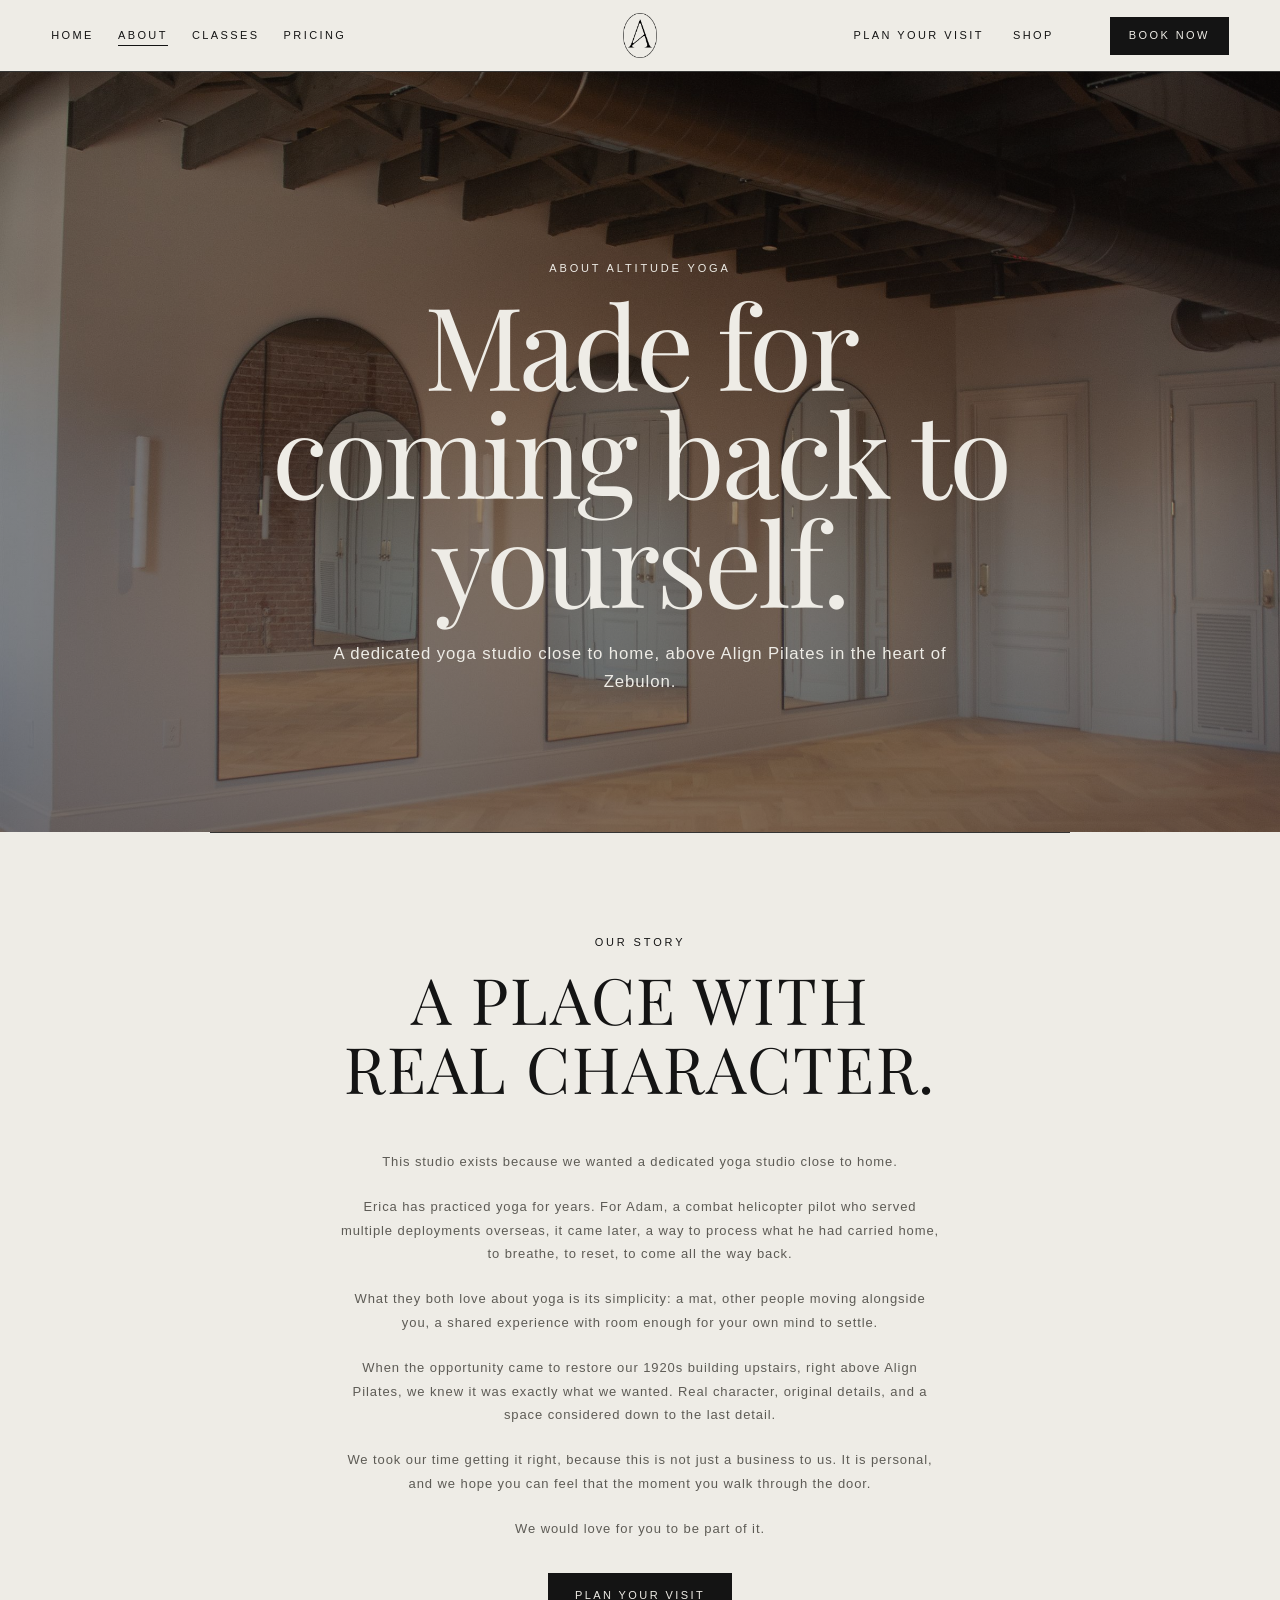
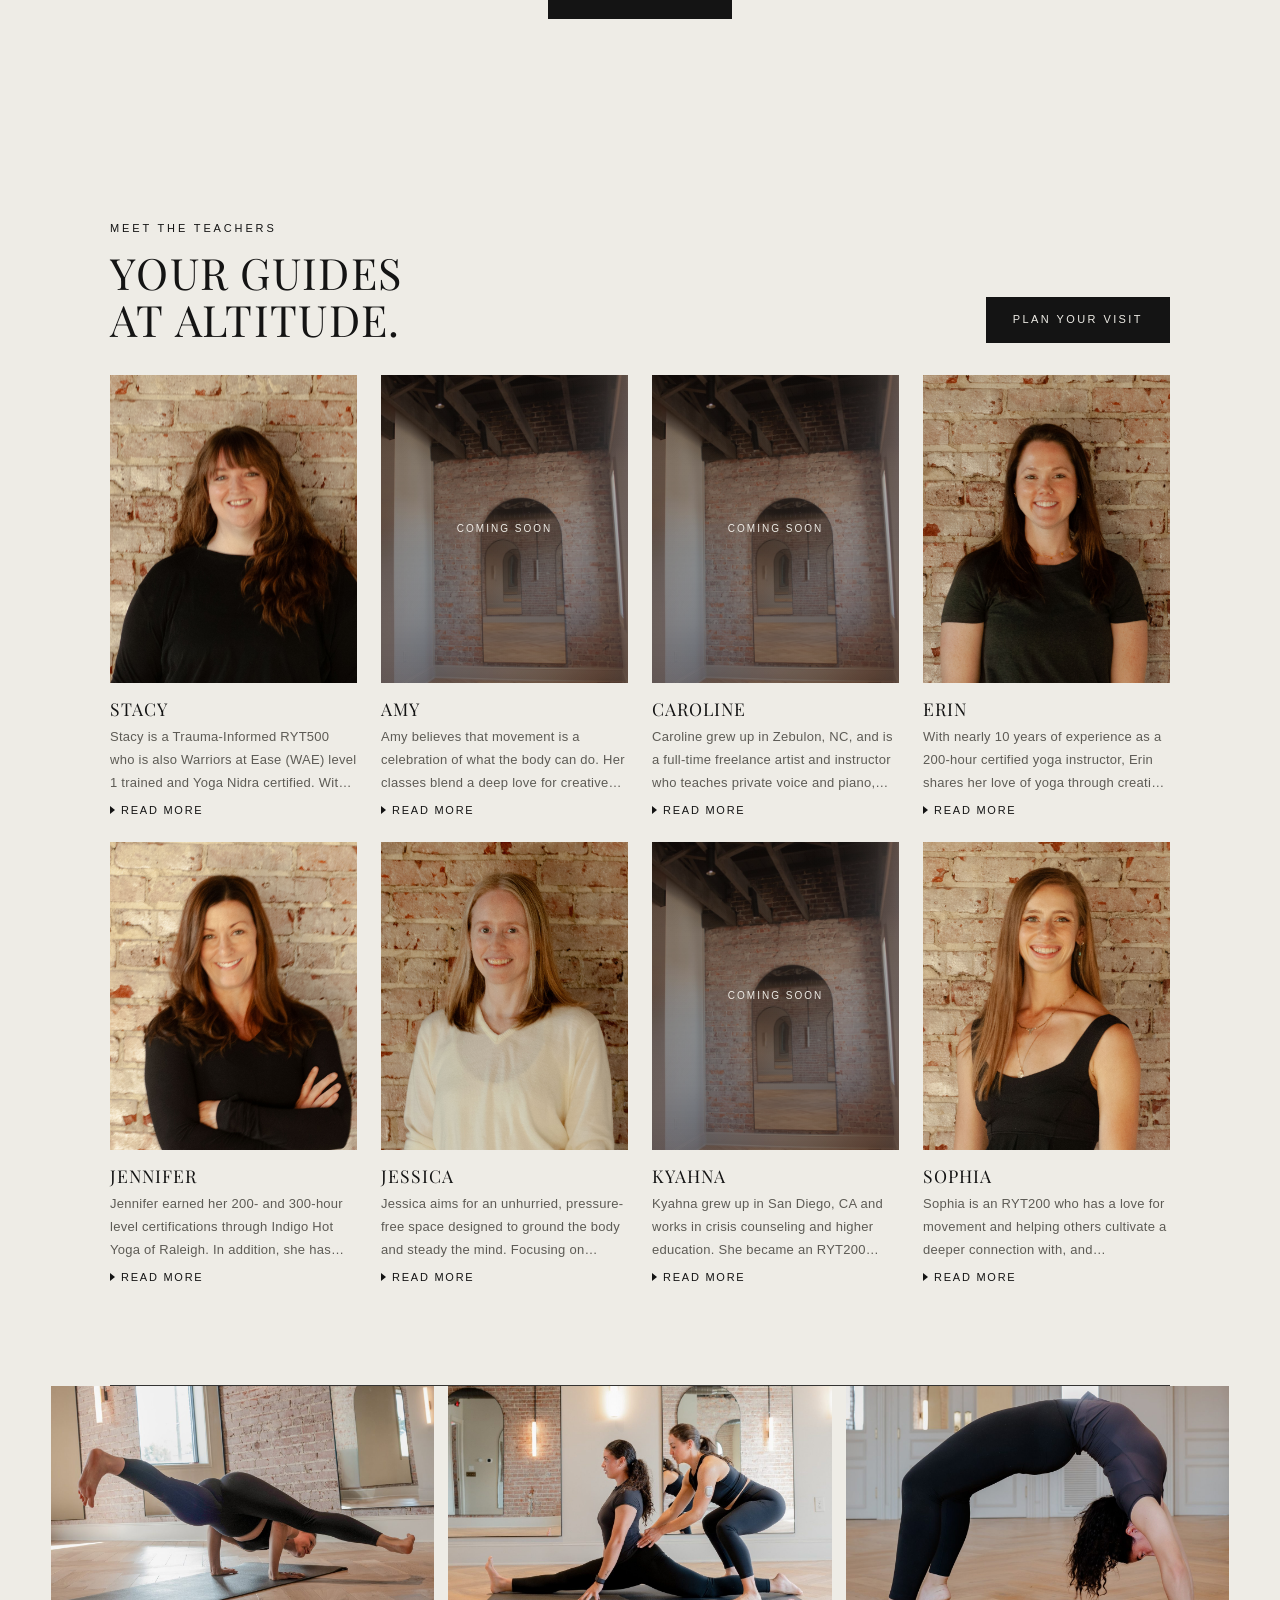
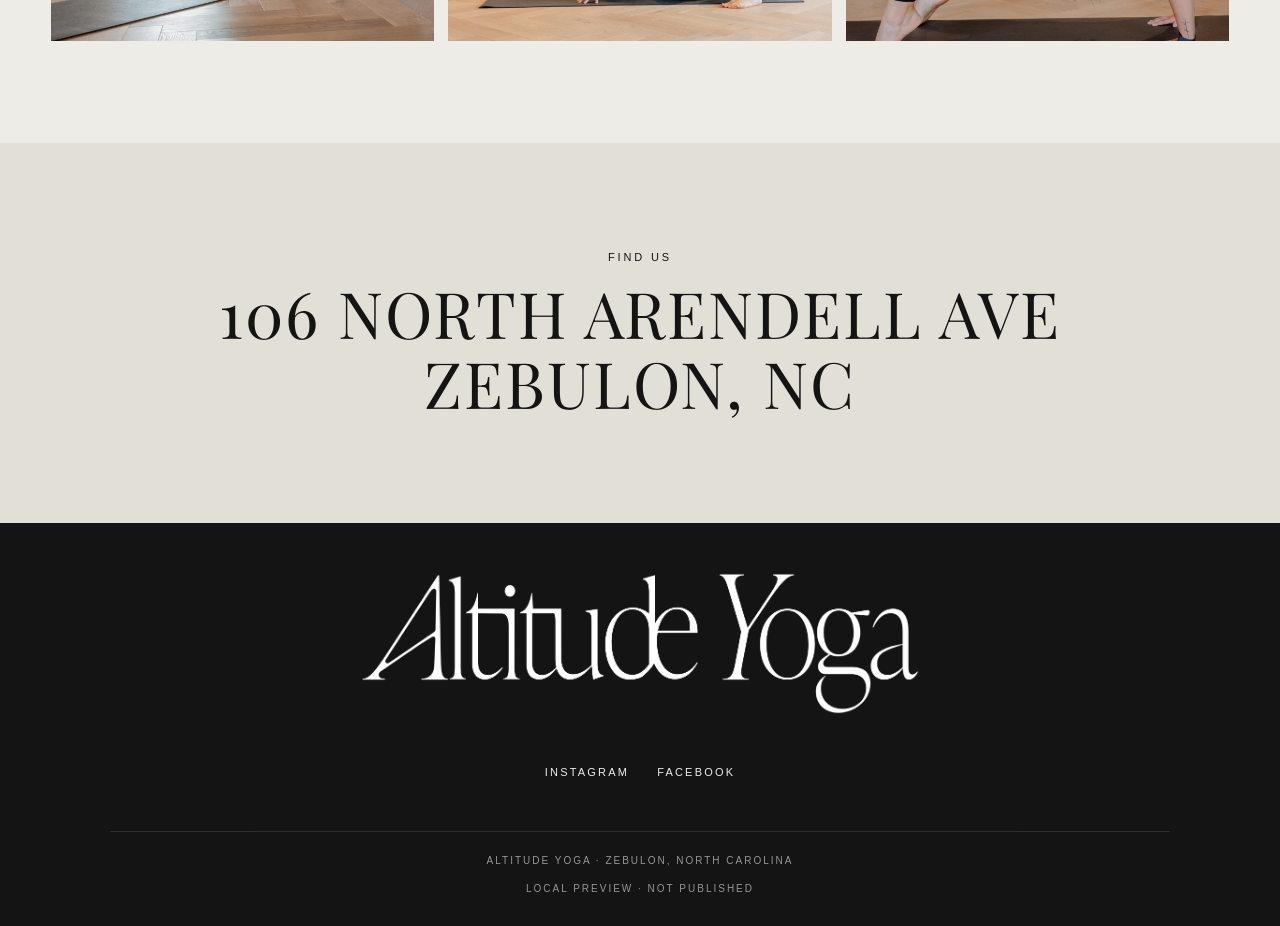
<file: 03-build/teachers.html>
<!doctype html>
<html lang="en">
  <head>
    <meta charset="utf-8" />
    <meta name="viewport" content="width=device-width, initial-scale=1" />
    <title>Teachers · Altitude Yoga</title>
    <!-- The teachers now live on the About page. Old links land on that section. -->
    <meta http-equiv="refresh" content="0; url=about.html#teachers" />
    <link rel="canonical" href="about.html#teachers" />
    <script>location.replace("about.html#teachers");</script>
  </head>
  <body>
    <p><a href="about.html#teachers">Meet the teachers on our About page.</a></p>
    <footer><p class="footer-version"><!--site-version-->Local preview · not published<!--/site-version--></p></footer>
  </body>
</html>
</file>
<file: 03-build/styles.css>
/* Altitude Yoga — home page
   Type: Playfair Display (display) + Helvetica (UI/body), all caps.
   Logos: altitude-wordmark.png / altitude-oval.png are black; .invert makes them white. */

:root {
  --paper: #eeece6;
  --stone: #e2dfd7;
  --ink: #141414;
  --muted: #5d5b55;
  --rule: rgba(20, 20, 20, .85);
  --serif: 'Playfair Display', 'Times New Roman', Times, serif;
  --sans: 'Helvetica Neue', Helvetica, Arial, sans-serif;
  --gutter: clamp(20px, 4vw, 56px);
  --max: 1120px;
  --header-h: 72px;
  --safe-top: env(safe-area-inset-top, 0px);
  --safe-bottom: env(safe-area-inset-bottom, 0px);
}

* { box-sizing: border-box; }
html { scroll-behavior: smooth; scroll-padding-top: calc(var(--header-h) + var(--safe-top)); -webkit-text-size-adjust: 100%; }
body {
  margin: 0;
  background: var(--paper);
  color: var(--ink);
  font: 400 13px/1.8 var(--sans);
  letter-spacing: .07em;
  text-transform: uppercase;
  -webkit-font-smoothing: antialiased;
  -webkit-tap-highlight-color: transparent;
}
body.menu-open { overflow: hidden; }
img { display: block; max-width: 100%; height: auto; }
a { color: inherit; text-decoration: none; }
h1, h2, h3, p, ul, figure { margin: 0; padding: 0; }
h2, h3 { font-family: var(--serif); font-weight: 400; letter-spacing: .03em; line-height: 1.08; }
h2 { font-size: clamp(1.8rem, 3.4vw, 2.7rem); }
h3 { font-size: 1.1rem; letter-spacing: .06em; }
:focus-visible { outline: 1px solid currentColor; outline-offset: 4px; }

.wrap { width: min(100% - var(--gutter) * 2, var(--max)); margin-inline: auto; }
.eyebrow { margin-bottom: 14px; font: 500 11px/1.3 var(--sans); letter-spacing: .26em; }
.muted { color: var(--muted); }

/* Buttons */
.btn {
  display: inline-flex;
  align-items: center;
  justify-content: center;
  min-height: 46px;
  padding: 0 26px;
  border: 1px solid var(--ink);
  font: 500 11px/1 var(--sans);
  letter-spacing: .22em;
  transition: background .2s, color .2s;
}
.btn-solid { background: var(--ink); color: var(--paper); }
.btn-solid:hover { background: transparent; color: var(--ink); }
.btn-line:hover { background: var(--ink); color: var(--paper); }
.btn-light { border-color: var(--paper); color: var(--paper); }
.btn-light:hover { background: var(--paper); color: var(--ink); }
.btn-small { min-height: 38px; padding: 0 18px; }
.btn-row { display: flex; flex-wrap: wrap; gap: 12px; }
.link { padding-bottom: 3px; border-bottom: 1px solid currentColor; font: 500 11px/1 var(--sans); letter-spacing: .22em; white-space: nowrap; }
.link:hover { opacity: .6; }

/* Header */
.site-header {
  position: sticky;
  top: 0;
  z-index: 30;
  display: grid;
  grid-template-columns: 1fr auto 1fr;
  align-items: center;
  height: calc(var(--header-h) + var(--safe-top));
  padding: var(--safe-top) var(--gutter) 0;
  background: var(--paper);
  border-bottom: 1px solid var(--rule);
}
.nav-desktop { display: flex; gap: 24px; }
@media (min-width: 901px) and (max-width: 1040px) {
  .nav-desktop { gap: 16px; }
}
.nav-desktop a { padding: 4px 0; font: 500 11px/1 var(--sans); letter-spacing: .22em; border-bottom: 1px solid transparent; }
.nav-desktop a:hover, .nav-desktop .is-active { border-bottom-color: var(--ink); }
.header-oval { justify-self: center; }
.header-oval img { width: 34px; }
.header-actions { display: flex; align-items: center; justify-content: flex-end; gap: 8px; }
.menu-btn { display: none; }

@media (min-width: 901px) {
  .nav-desktop a[href="plan-your-visit.html"] { position: absolute; top: 50%; right: calc(var(--gutter) + 245px); transform: translateY(-50%); white-space: nowrap; }
  .nav-desktop a[href="https://www.shop.altitude.yoga"] { position: absolute; top: 50%; right: calc(var(--gutter) + 175px); transform: translateY(-50%); white-space: nowrap; }
}

/* Mobile menu */
.mobile-menu {
  position: fixed;
  inset: 0;
  z-index: 20;
  display: flex;
  flex-direction: column;
  justify-content: space-between;
  height: 100dvh;
  padding: calc(var(--header-h) + var(--safe-top) + 24px) var(--gutter) calc(28px + var(--safe-bottom));
  background: var(--paper);
  overflow-y: auto;
}
.mobile-menu[hidden] { display: none; }
.mobile-menu nav { display: grid; }
.mobile-menu nav a { padding: 14px 0; border-bottom: 1px solid rgba(20, 20, 20, .15); font: 400 1.5rem/1.2 var(--serif); letter-spacing: .06em; }
.mobile-menu-foot { display: flex; align-items: center; justify-content: space-between; gap: 16px; padding-top: 28px; }
.mobile-menu-foot img { width: 30px; }

/* Masthead */
.masthead { padding: clamp(28px, 5vw, 64px) var(--gutter) clamp(36px, 5vw, 72px); }
.wordmark { width: min(100%, 1060px); margin: 0 auto; }
.masthead-meta {
  display: flex;
  justify-content: space-between;
  gap: 16px;
  max-width: 1060px;
  margin: clamp(20px, 3vw, 36px) auto 0;
  padding: 14px 0;
  border-top: 1px solid var(--rule);
  font: 500 10px/1.4 var(--sans);
  letter-spacing: .24em;
}

/* Image band */
.band { position: relative; width: 100%; margin: 0; overflow: hidden; background: #2a2a2a; }
.band img { width: 100%; height: auto; }
.band figcaption { position: absolute; left: 24px; bottom: 20px; color: #fff; font: 500 10px/1.9 var(--sans); letter-spacing: .26em; }

/* Intro */
.intro { display: grid; grid-template-columns: 1fr 1.3fr; gap: 40px; align-items: end; max-width: 1060px; padding: clamp(56px, 8vw, 110px) 0; border-bottom: 1px solid var(--rule); }
.intro h2 { font-size: clamp(2.2rem, 5vw, 3.8rem); }
.intro-body { display: grid; gap: 26px; }
.intro-body p { color: var(--muted); max-width: 480px; }
.page-heading { padding: clamp(70px, 12vw, 160px) 0 clamp(56px, 8vw, 100px); }
.about-hero-photo { width: min(100% - var(--gutter) * 2, 1280px); height: clamp(300px, 45vw, 620px); margin: 0 auto clamp(56px, 8vw, 110px); overflow: hidden; }
.about-hero-photo img { width: 100%; height: 100%; object-fit: cover; }
.visit-hero-photo { width: min(100% - var(--gutter) * 2, 1280px); height: clamp(280px, 42vw, 560px); margin: 0 auto clamp(56px, 8vw, 110px); overflow: hidden; }
.visit-hero-photo img { width: 100%; height: 100%; object-fit: cover; }
.page-heading h1 { max-width: 800px; margin-bottom: 26px; font: 400 clamp(3.6rem, 9vw, 8rem)/.94 var(--serif); letter-spacing: -.03em; text-transform: none; }
.lead { max-width: 620px; color: var(--muted); font-size: 1.05rem; line-height: 1.7; text-transform: none; }
.story { display: grid; grid-template-columns: 1fr 1.25fr; gap: 48px; padding: clamp(56px, 8vw, 110px) 0; border-top: 1px solid var(--rule); }
.story h2, .location-band h2 { font-size: clamp(2.4rem, 5vw, 4.5rem); }
.story-heading img { width: 100%; height: 300px; margin-top: 32px; object-fit: cover; }
.story-copy { display: grid; gap: 22px; max-width: 600px; color: var(--muted); line-height: 1.8; text-transform: none; }
.story-copy .btn { justify-self: start; margin-top: 10px; text-transform: uppercase; }
.about-page .page-heading { width: 100%; max-width: none; min-height: clamp(480px, 64vw, 760px); margin: 0; padding-inline: var(--gutter); display: grid; align-content: center; background: linear-gradient(rgba(20, 20, 20, .34), rgba(20, 20, 20, .5)), url('assets/studio/studio-mirror-wall.jpg') center / cover; color: var(--paper); text-align: center; }
.about-page .page-heading .lead { margin-inline: auto; color: var(--paper); }
.about-page .page-heading h1, .plan-page .page-heading h1 { margin-inline: auto; }
.about-page .page-heading .eyebrow { color: var(--paper); }
.plan-page .page-heading { width: 100%; max-width: none; min-height: clamp(480px, 64vw, 760px); margin: 0; padding-inline: var(--gutter); display: grid; align-content: center; background: linear-gradient(rgba(20, 20, 20, .34), rgba(20, 20, 20, .5)), url('assets/studio/studio-room-view.jpg') center / cover; color: var(--paper); text-align: center; }
.plan-page .page-heading .lead, .plan-page .page-heading .eyebrow { color: var(--paper); margin-inline: auto; }
.about-page .story { grid-template-columns: 1fr; max-width: 860px; text-align: center; }
.about-page .story-heading img { display: none; }
.about-page .story-copy { margin-inline: auto; text-align: center; }
.about-page .story-copy .btn { justify-self: center; }
.location-band { display: grid; place-items: center; min-height: 380px; padding: var(--gutter); background: var(--stone); text-align: center; }
.location-band p:not(.eyebrow) { margin-top: 18px; color: var(--muted); text-transform: none; }
.about-gallery { display: grid; grid-template-columns: repeat(3, 1fr); gap: 14px; padding: 0 var(--gutter) clamp(56px, 8vw, 110px); }
.about-gallery img { width: 100%; height: auto; aspect-ratio: 3 / 2; object-fit: cover; }
.visit-gallery { display: grid; grid-template-columns: 1.2fr .8fr 1fr; gap: 14px; margin-top: clamp(40px, 6vw, 80px); padding: 0 var(--gutter) clamp(56px, 8vw, 110px); }
.visit-gallery img { width: 100%; height: clamp(240px, 30vw, 420px); object-fit: cover; }
.visit-gallery img:nth-child(2) { margin-top: 48px; }
.pricing-guide-layout { display: grid; grid-template-columns: 1fr 1fr; align-items: center; gap: 70px; }
.pricing-guide-full { width: min(100%, 520px); justify-self: center; }
.booking-cta { display: grid; justify-items: center; gap: 18px; padding: clamp(64px, 9vw, 120px) var(--gutter); background: var(--stone); text-align: center; }
.booking-cta h2 { font-size: clamp(2.8rem, 6vw, 5rem); }
.booking-cta p:not(.eyebrow) { max-width: 560px; color: var(--muted); }
.membership-hero { padding-top: clamp(40px, 6vw, 72px); padding-bottom: clamp(48px, 7vw, 88px); text-align: center; }
.membership-hero h1 { margin-bottom: 24px; font: 400 clamp(3rem, 7vw, 6.5rem)/.95 var(--serif); letter-spacing: -.03em; text-transform: none; }
.membership-hero .lead { margin-inline: auto; }
.membership-cards { display: grid; grid-template-columns: repeat(3, 1fr); gap: 18px; }
.membership-photo { height: clamp(320px, 70vw, 990px); margin-bottom: clamp(28px, 5vw, 58px); overflow: hidden; }
.membership-photo img { width: 100%; height: 100%; object-fit: cover; }
.membership-card { display: grid; height: 606px; grid-template-rows: auto auto minmax(122px, 1fr) auto auto; align-items: start; padding: clamp(26px, 3vw, 40px); background: var(--surface); border: 1px solid var(--rule); }
.membership-card h2 { margin: 34px 0 20px; font-size: clamp(2rem, 3vw, 3rem); text-transform: none; }
.membership-card h2 em { font-size: .65em; font-style: normal; }
.membership-card > p:not(.card-num) { min-height: 88px; color: var(--muted); line-height: 1.65; text-transform: none; }
.membership-card strong { padding: 28px 0 24px; font: 400 clamp(2rem, 4vw, 3rem)/1 var(--serif); }
.membership-card strong span { margin-left: 5px; color: var(--muted); font: 500 10px/1 var(--sans); letter-spacing: .16em; text-transform: uppercase; }
.membership-card .btn { align-self: flex-start; }
.membership-card { text-align: center; }
.membership-card .card-num { display: none; }
.membership-card h2 { width: 100%; }
.membership-card .btn { align-self: center; }
.membership-type { margin: 0 0 16px; color: var(--accent-dark); font: 500 10px/1.2 var(--sans); letter-spacing: .18em; text-transform: uppercase; }
.membership-perks { min-height: 122px; padding: 0; color: var(--muted); font-size: 12px; line-height: 1.7; list-style: none; text-transform: none; }
.membership-perks li::before { content: '• '; color: var(--ink); }
.membership-perks a { color: var(--ink); text-decoration: underline; }
.membership-note { display: flex; justify-content: center; align-items: center; flex-wrap: wrap; gap: 16px 34px; padding: 28px var(--gutter) 90px; color: var(--muted); text-align: center; text-transform: none; }
.planner-classes { display: grid; grid-template-columns: repeat(3, 1fr); gap: 28px 20px; }
.planner-classes article { padding-top: 18px; border-top: 1px solid var(--rule); }
.planner-classes h3 { margin-bottom: 8px; text-transform: none; }
.planner-classes p { color: var(--muted); line-height: 1.65; text-transform: none; }
.quiz-section { position: relative; display: grid; grid-template-columns: minmax(0, 760px); justify-content: center; min-height: 520px; padding: clamp(26px, 7vw, 80px); overflow: hidden; background: linear-gradient(rgba(20, 20, 20, .28), rgba(20, 20, 20, .48)), url('assets/studio/studio-img-0294.jpg') center / cover; }
.heat-options strong { color: var(--ink); font-weight: 500; }

.quiz-intro { display: none; }
.quiz-intro h2 { margin-bottom: 18px; font-size: clamp(2.4rem, 5vw, 4rem); }
#class-quiz { min-width: 0; color: var(--ink); text-transform: none; letter-spacing: 0; }
.aq-screen { padding: clamp(26px, 4vw, 48px); border: 1px solid var(--rule); background: var(--surface); }
.aq-screen { padding: clamp(26px, 4vw, 48px); border: 1px solid var(--rule); background: #f8f6ef; opacity: 1; }
.btn-light { border-color: var(--ink); background: var(--ink); color: var(--paper); }
.aq-eyebrow { margin: 0 0 14px; color: var(--muted); font: 500 10px/1.3 var(--sans); letter-spacing: .18em; text-transform: uppercase; }
.aq-accent { color: var(--accent-dark); }
.aq-display, .aq-heading { margin: 0 0 20px; font: 400 clamp(2.2rem, 5vw, 4.2rem)/.98 var(--serif); letter-spacing: -.02em; }
.aq-heading { font-size: clamp(1.8rem, 3vw, 2.8rem); }
.aq-lede, .aq-tagline, .aq-desc { color: var(--muted); line-height: 1.7; }
.aq-small { margin-top: 16px; color: var(--muted); font: 500 10px/1 var(--sans); letter-spacing: .16em; text-transform: uppercase; }
.aq-btn { display: inline-flex; align-items: center; justify-content: center; min-height: 44px; padding: 0 18px; border: 1px solid var(--ink); background: transparent; color: var(--ink); cursor: pointer; font: 500 10px/1 var(--sans); letter-spacing: .14em; text-decoration: none; text-transform: uppercase; }
.aq-btn-primary { background: var(--ink); color: var(--paper); }
.aq-btn-primary:hover, .aq-btn-primary:focus-visible { background: var(--accent-dark); border-color: var(--accent-dark); }
.aq-btn-ghost:hover, .aq-btn-ghost:focus-visible { background: var(--stone); }
.aq-topbar { display: grid; grid-template-columns: auto 1fr auto; gap: 14px; align-items: center; margin-bottom: 34px; }
.aq-back { display: grid; place-items: center; width: 34px; height: 34px; padding: 0; border: 0; background: none; color: var(--ink); cursor: pointer; }
.aq-progress { display: flex; gap: 5px; }
.aq-seg { height: 2px; flex: 1; background: var(--line); }
.aq-seg.is-on { background: var(--ink); }
.aq-count { color: var(--muted); font: 500 10px/1 var(--sans); letter-spacing: .12em; white-space: nowrap; }
.aq-options { display: grid; gap: 10px; }
.aq-opt { display: grid; grid-template-columns: 34px 1fr; gap: 12px; align-items: center; width: 100%; padding: 14px; border: 1px solid var(--line); background: transparent; color: var(--ink); text-align: left; cursor: pointer; font: 400 1rem/1.4 var(--serif); }
.aq-opt:hover, .aq-opt:focus-visible, .aq-opt.is-selected { border-color: var(--ink); background: var(--paper); }
.aq-letter { display: grid; place-items: center; width: 26px; height: 26px; border: 1px solid var(--line); color: var(--muted); font: 500 10px/1 var(--sans); }
.aq-actions { display: flex; flex-wrap: wrap; gap: 10px; margin-top: 24px; }
.aq-card { margin-top: 26px; padding-top: 26px; border-top: 1px solid var(--line); }
.aq-alt { display: flex; flex-wrap: wrap; gap: 10px; align-items: center; margin-top: 22px; color: var(--muted); font: 500 10px/1 var(--sans); letter-spacing: .1em; text-transform: uppercase; }
.aq-chip { padding: 8px 10px; border: 1px solid var(--line); color: var(--ink); }

/* Sections */
.section { max-width: 1060px; padding: clamp(56px, 8vw, 100px) 0; border-bottom: 1px solid var(--rule); }
.section.quiz-section { padding-inline: clamp(20px, 6vw, 80px); }
.section-top { display: flex; justify-content: space-between; align-items: flex-end; gap: 20px; margin-bottom: 32px; }

/* Card rails: grid on desktop, swipe rail on phones */
.rail { display: grid; gap: 24px; }
.rail-3 { display: flex; grid-template-columns: none; gap: 24px; overflow-x: auto; scroll-snap-type: x mandatory; scrollbar-width: none; }
.rail-3::-webkit-scrollbar { display: none; }
.rail-3 > * { flex: 0 0 31%; scroll-snap-align: start; }
.rail-4 { grid-template-columns: repeat(4, 1fr); }
.card { display: grid; align-content: start; gap: 8px; }
.card-img { overflow: hidden; background: var(--stone); margin-bottom: 8px; }
.ratio-land { aspect-ratio: 4 / 3; }
.ratio-port { aspect-ratio: 4 / 5; }
.card-img img { width: 100%; height: 100%; object-fit: cover; object-position: center 25%; transition: transform .6s ease; }
.card:hover .card-img img { transform: scale(1.03); }
.teacher-photo-coming-soon { display: grid; place-items: center; background: linear-gradient(rgba(20, 20, 20, .28), rgba(20, 20, 20, .48)), url('assets/studio/studio-brick-mirror.jpg') center / cover; color: var(--paper); font: 500 10px/1 var(--sans); letter-spacing: .2em; text-align: center; text-transform: uppercase; }
.card-num, .card-role { font: 500 10px/1 var(--sans); letter-spacing: .24em; color: var(--muted); }
.card-text { color: var(--muted); font-size: 12px; line-height: 1.7; }
.teacher-bio { display: -webkit-box; overflow: hidden; color: var(--muted); font-size: 13px; line-height: 1.75; letter-spacing: .02em; text-transform: none; -webkit-box-orient: vertical; -webkit-line-clamp: 3; line-clamp: 3; }
.teacher-bio.is-expanded { display: block; overflow: visible; -webkit-line-clamp: unset; line-clamp: unset; }
.bio-toggle { display: inline-flex; align-items: center; gap: 6px; justify-self: start; margin: 0; padding: 2px 0; border: 0; background: none; color: inherit; cursor: pointer; font: 500 11px/1 var(--sans); letter-spacing: .16em; text-transform: uppercase; }
.bio-toggle::before { content: ""; width: 0; height: 0; border-top: 4px solid transparent; border-bottom: 4px solid transparent; border-left: 5px solid currentColor; }
.bio-toggle[aria-expanded="true"]::before { border-top: 5px solid currentColor; border-right: 4px solid transparent; border-bottom: 0; border-left: 4px solid transparent; }
.bio-toggle[hidden] { display: none; }

/* Classes carousel: one row, auto-advances (script.js) */
.class-carousel {
  display: flex;
  gap: 24px;
  overflow-x: auto;
  scroll-snap-type: x mandatory;
  scroll-behavior: smooth;
  scrollbar-width: none;
  -webkit-overflow-scrolling: touch;
}
.class-carousel::-webkit-scrollbar { display: none; }
.class-carousel:focus-visible { outline-offset: 8px; }
.class-carousel > .card { flex: 0 0 calc((100% - 48px) / 3); scroll-snap-align: start; }
.carousel-controls { display: flex; gap: 8px; }
.carousel-btn { display: grid; place-items: center; width: 44px; height: 44px; padding: 0; border: 1px solid var(--ink); background: transparent; color: var(--ink); cursor: pointer; font: 400 1rem/1 var(--sans); transition: background .2s, color .2s; }
.carousel-btn:hover { background: var(--ink); color: var(--paper); }
.carousel-foot { display: flex; justify-content: center; margin-top: 32px; }

/* Split sections */
.split { display: grid; grid-template-columns: 1fr 1.3fr; gap: 48px; }
.split > div:first-child { display: grid; align-content: start; justify-items: start; gap: 18px; }
.split > div:first-child .eyebrow { margin-bottom: -4px; }

/* Pricing */
.price-list { list-style: none; border-top: 1px solid var(--rule); }
.price-list li { display: flex; align-items: baseline; gap: 12px; padding: 20px 0; border-bottom: 1px solid var(--rule); }
.price-list span { font-weight: 500; letter-spacing: .16em; }
.price-list small { display: block; color: var(--muted); font-size: 10px; font-weight: 400; }
.price-list i { flex: 1; border-bottom: 1px dotted rgba(20, 20, 20, .35); transform: translateY(-4px); }
.price-list strong { font: 400 1.5rem/1 var(--serif); }
.pricing-teaser { align-items: center; }
.pricing-visuals { display: grid; grid-template-columns: .9fr 1.1fr; gap: 18px; align-items: center; }
.pricing-guide-preview, .pricing-studio-photo { width: 100%; height: 310px; object-fit: cover; }
.pricing-guide-preview { object-fit: contain; background: var(--surface); }
.temperature-note { display: flex; justify-content: center; gap: clamp(24px, 5vw, 72px); margin-top: 38px; padding-top: 18px; border-top: 1px solid var(--rule); color: var(--muted); font: 500 10px/1.4 var(--sans); letter-spacing: .18em; }
.temperature-note strong { margin-left: 6px; color: var(--ink); font-weight: 500; }
.shop-grid { display: grid; grid-template-columns: repeat(5, minmax(0, 1fr)); gap: 14px; align-items: start; }
.shop-member-note { max-width: 330px; color: var(--muted); font-size: 11px; line-height: 1.7; text-align: right; }
.shop-card { display: grid; gap: 8px; min-width: 0; padding: 14px; border: 1px solid var(--rule); background: var(--surface); }
.shop-card img { width: 100%; aspect-ratio: 1 / 1; height: auto; object-fit: contain; background: #e2dfd7; }
.shop-card span { color: var(--muted); font: 500 10px/1 var(--sans); letter-spacing: .2em; }
.shop-card h3 { text-transform: none; }
.shop-card p { color: var(--muted); line-height: 1.6; text-transform: none; }
.shop-note { margin: -4px 0 22px; color: var(--muted); text-align: center; text-transform: none; }
.shop-more { display: flex; justify-content: center; padding-top: 28px; }
.visit-preview { position: relative; min-height: clamp(420px, 52vw, 650px); padding: 0; overflow: hidden; }
.visit-preview-copy { position: absolute; z-index: 1; left: clamp(22px, 7vw, 100px); bottom: clamp(22px, 7vw, 86px); display: grid; gap: 18px; width: min(440px, calc(100% - 44px)); padding: clamp(24px, 4vw, 48px); background: rgba(238, 236, 230, .94); }
.visit-preview-copy .btn { justify-self: start; }
.visit-preview > img { position: absolute; inset: 0; width: 100%; height: 100%; object-fit: cover; object-position: center 25%; }

/* FAQ */
.faq-list { border-top: 1px solid var(--rule); }
.faq-list details { border-bottom: 1px solid var(--rule); }
.faq-list summary { display: flex; justify-content: space-between; align-items: center; gap: 16px; min-height: 60px; padding: 14px 0; cursor: pointer; list-style: none; font: 400 1rem/1.4 var(--serif); letter-spacing: .06em; }
.faq-list summary::-webkit-details-marker { display: none; }
.faq-list summary::after { content: '+'; font: 300 1.2rem/1 var(--sans); }
.faq-list details[open] summary::after { content: '–'; }
.faq-list details p { padding: 0 0 20px; color: var(--muted); max-width: 520px; }

/* Closing */
.closing { display: grid; justify-items: center; gap: 24px; margin-top: clamp(56px, 8vw, 100px); padding: clamp(64px, 9vw, 110px) var(--gutter); background: var(--ink); color: var(--paper); text-align: center; }
.closing-oval { width: 34px; filter: invert(1); }

/* Footer */
.site-footer { padding: 0 var(--gutter) calc(28px + var(--safe-bottom)); background: var(--ink); color: var(--paper); }
.footer-wordmark { width: min(100%, 560px); margin: 0 auto; padding: 48px 0; border-top: 1px solid rgba(238, 236, 230, .2); filter: invert(1); box-sizing: content-box; }
.footer-grid { display: grid; grid-template-columns: repeat(3, 1fr); gap: 28px; max-width: 1060px; margin: 0 auto; text-align: center; }
.footer-grid .eyebrow { opacity: .55; margin-bottom: 8px; }
.footer-grid a:hover { text-decoration: underline; }
.footer-copy { max-width: 1060px; margin: 48px auto 0; padding-top: 20px; border-top: 1px solid rgba(238, 236, 230, .2); font-size: 10px; letter-spacing: .2em; opacity: .6; text-align: center; }
/* Version and update time, stamped at publish (Eastern). Shows "Local preview" off the live site. */
.footer-social { display: flex; justify-content: center; gap: 28px; max-width: 1060px; margin: 0 auto; font-size: 11px; letter-spacing: .2em; text-transform: uppercase; }
.footer-social a:hover { text-decoration: underline; }
.footer-version { max-width: 1060px; margin: 10px auto 0; font-size: 10px; letter-spacing: .2em; opacity: .6; text-align: center; }

/* Tablet & phone */
@media (max-width: 900px) {
  :root { --header-h: 60px; }
  .site-header { grid-template-columns: auto 1fr; }
  .nav-desktop { display: none; }
  .header-oval img { width: 28px; }
  .menu-btn {
    display: grid;
    align-content: center;
    gap: 7px;
    width: 44px;
    height: 44px;
    margin-right: -10px;
    padding: 0 10px;
    border: 0;
    background: none;
    cursor: pointer;
  }
  .menu-btn span { display: block; height: 1px; background: var(--ink); transition: transform .25s ease; }
  .menu-btn[aria-expanded="true"] span:first-child { transform: translateY(4px) rotate(45deg); }
  .menu-btn[aria-expanded="true"] span:last-child { transform: translateY(-4px) rotate(-45deg); }

  .intro, .split { grid-template-columns: 1fr; gap: 28px; }
  .story, .pricing-guide-layout { grid-template-columns: 1fr; gap: 32px; }
  .quiz-section { grid-template-columns: 1fr; gap: 26px; }
  .quiz-intro { position: static; }
  .visit-preview { min-height: 520px; }
  .story-heading img { height: 280px; }
  .about-gallery { grid-template-columns: 1fr 1fr; gap: 10px; padding-inline: var(--gutter); }
  .about-gallery img:last-child { grid-column: 1 / -1; aspect-ratio: 2 / 1; }
  .visit-gallery { grid-template-columns: 1fr 1fr; gap: 10px; padding-inline: var(--gutter); }
  .visit-gallery img { height: 280px; }
  .visit-gallery img:last-child { grid-column: 1 / -1; height: auto; aspect-ratio: 2 / 1; }
  .visit-gallery img:nth-child(2) { margin-top: 0; }
  .planner-classes { grid-template-columns: 1fr 1fr; gap: 22px 16px; }
  .membership-cards { grid-template-columns: 1fr; }
  .membership-card { height: auto; min-height: 390px; }
  .pricing-visuals { grid-template-columns: 1fr; }
  .pricing-guide-preview, .pricing-studio-photo { height: 300px; }
  .shop-grid { display: flex; gap: 12px; margin-inline: calc(var(--gutter) * -1); padding-inline: var(--gutter); overflow-x: auto; scrollbar-width: none; }
  .shop-grid::-webkit-scrollbar { display: none; }
  .shop-card { flex: 0 0 58%; }
  .shop-member-note { text-align: left; }
  .class-carousel { gap: 14px; margin-inline: calc(var(--gutter) * -1); padding-inline: var(--gutter); scroll-padding-inline: var(--gutter); }
  .class-carousel > .card { flex-basis: calc((100% - 14px) / 2); }

  /* Swipeable rails */
  .rail {
    display: flex;
    gap: 14px;
    margin-inline: calc(var(--gutter) * -1);
    padding-inline: var(--gutter);
    overflow-x: auto;
    scroll-snap-type: x mandatory;
    scroll-padding-inline: var(--gutter);
    scrollbar-width: none;
    -webkit-overflow-scrolling: touch;
  }
  .rail::-webkit-scrollbar { display: none; }
  .rail > * { flex: 0 0 72%; scroll-snap-align: start; }
  .rail-4 > * { flex-basis: 56%; }
}

@media (max-width: 560px) {
  .hide-sm { display: none; }
  .btn-row .btn { flex: 1 1 100%; }
  .section-top { margin-bottom: 24px; }
  .shop-preview .section-top { flex-direction: column; align-items: flex-start; }
  .class-carousel > .card { flex-basis: 78%; }
  .carousel-btn { width: 40px; height: 40px; }
  .temperature-note { flex-wrap: wrap; gap: 14px 28px; margin-top: 30px; }
  .page-heading { padding-top: 64px; }
  .footer-grid { grid-template-columns: 1fr; gap: 22px; }
  .footer-wordmark { padding: 40px 0; }
}

@media (prefers-reduced-motion: reduce) {
  html { scroll-behavior: auto; }
  * { transition: none !important; }
}

.card-img-soon { display: grid; place-items: center; color: var(--ink); font: 500 10px/1.4 var(--sans); letter-spacing: .2em; text-align: center; text-transform: uppercase; }
.card-img-stone { background: var(--stone); }
.card-img-ink { background: var(--ink); color: var(--paper); }
.card-img-taupe { background: #b9b2a3; }

.app-features { display: grid; gap: 14px; padding: 0; list-style: none; }
.app-features li { padding-top: 14px; border-top: 1px solid var(--rule); }
.app-features strong { color: var(--ink); font-weight: 500; }
.app-shots { display: grid; grid-template-columns: repeat(3, 1fr); gap: 16px; margin-top: 10px; }
.app-shot { margin: 0; overflow: hidden; border: 1px solid var(--rule); border-radius: 14px; background: var(--stone); }
.app-shot img { display: block; width: 100%; height: auto; }
</file>
